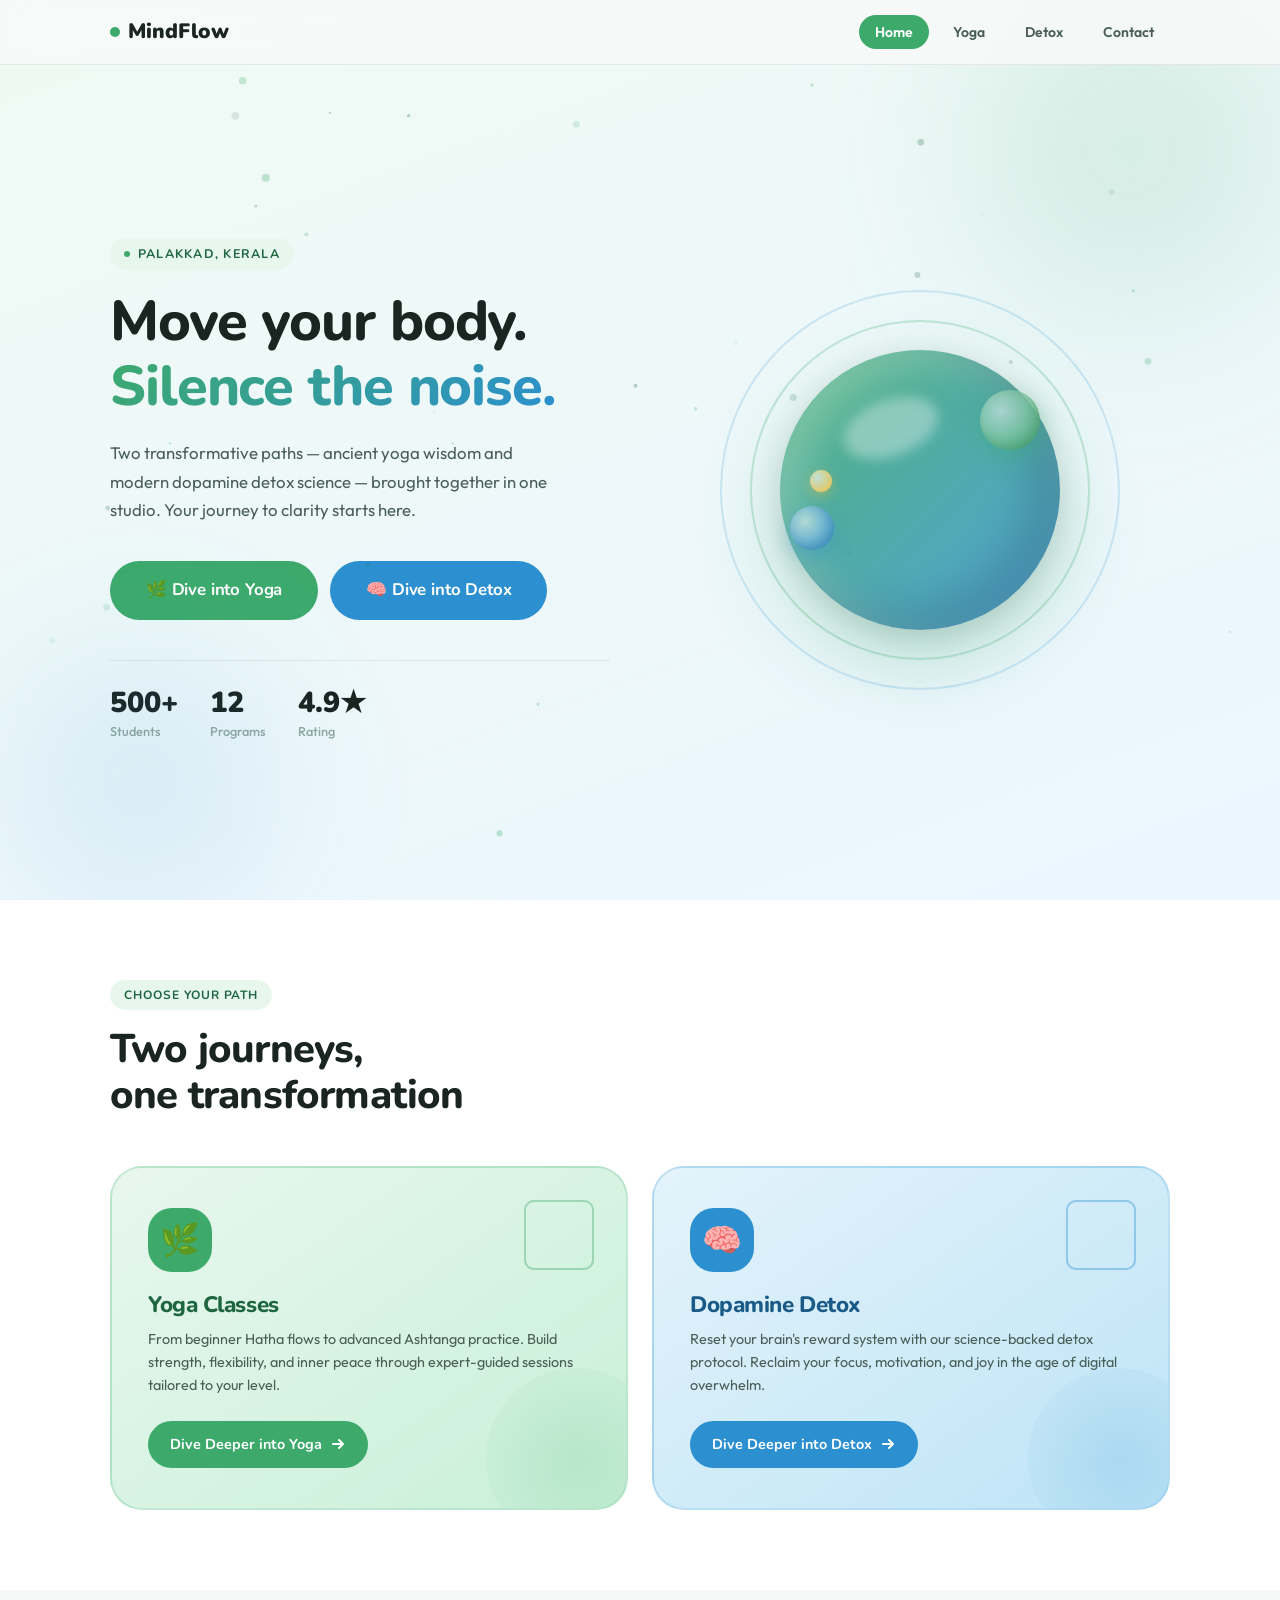
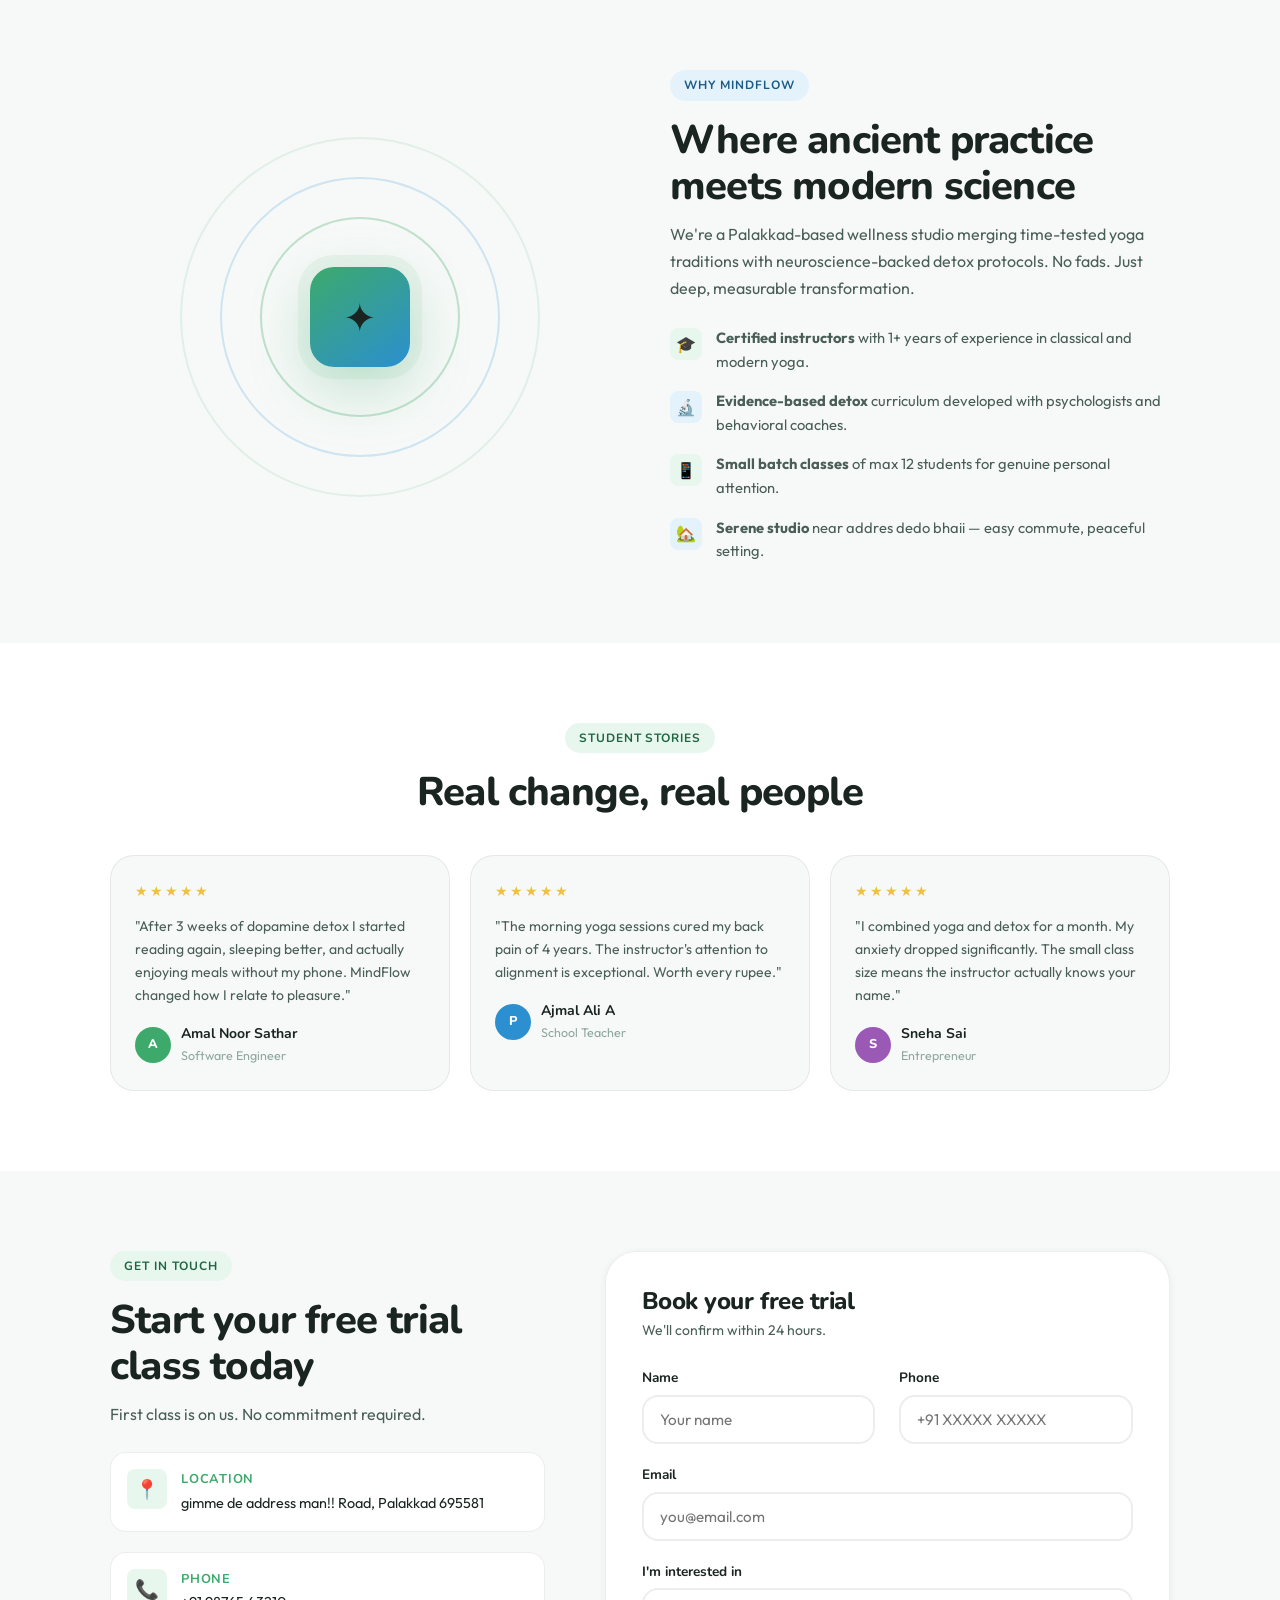
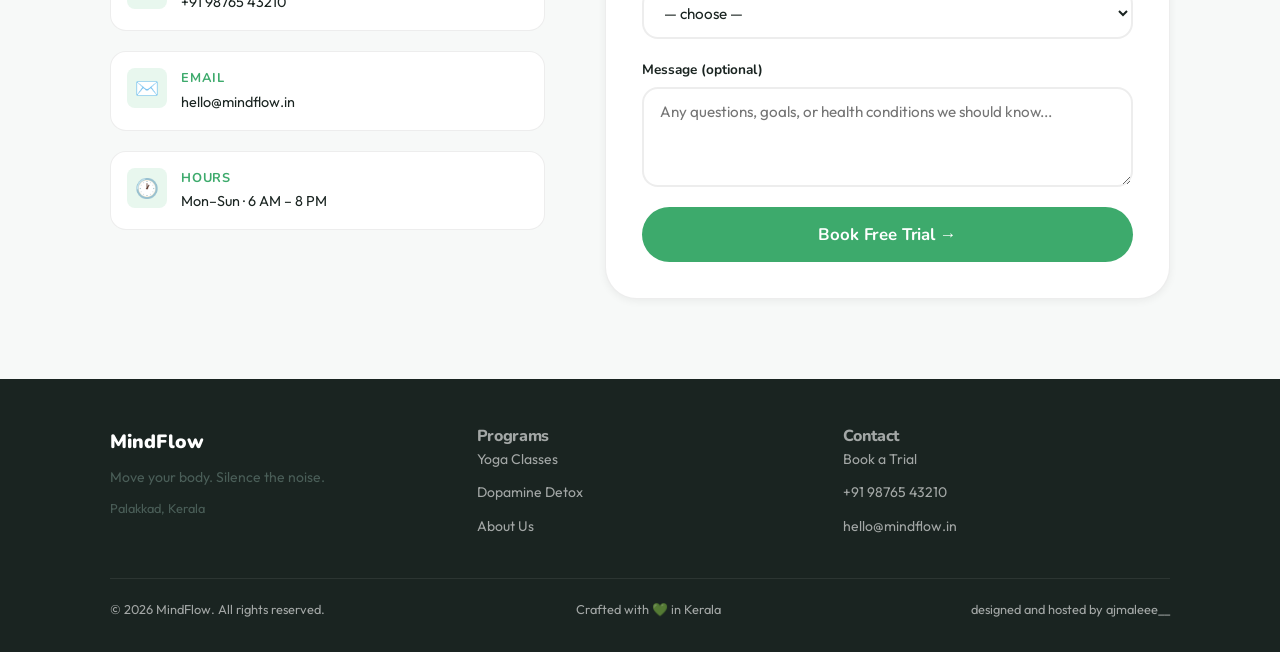
<file: index.html>
<!DOCTYPE html>
<html lang="en">
<head>
  <meta charset="UTF-8" />
  <meta name="viewport" content="width=device-width, initial-scale=1.0" />
  <title>MindFlow — Yoga & Dopamine Detox Classes in Palakkad</title>
  <meta name="description" content="Transform your mind and body with MindFlow's expert-led Yoga and Dopamine Detox programs. Classes in Palakkad, Kerala. Book your free trial today." />
  <meta name="keywords" content="yoga classes Palakkad, dopamine detox, mindfulness Kerala, yoga school, digital detox, mental wellness" />
  <meta name="robots" content="index, follow" />
  <link rel="canonical" href="https://mindflow.in/" />

  <!-- Open Graph -->
  <meta property="og:type" content="website" />
  <meta property="og:title" content="MindFlow — Yoga & Dopamine Detox Classes" />
  <meta property="og:description" content="Expert-led Yoga and Dopamine Detox programs. Transform your body, silence the noise." />
  <meta property="og:url" content="https://mindflow.in/" />
  <meta property="og:image" content="https://mindflow.in/og-home.jpg" />

  <!-- Structured Data -->
  <script type="application/ld+json">
  {
    "@context": "https://schema.org",
    "@type": "LocalBusiness",
    "name": "MindFlow",
    "description": "Yoga and Dopamine Detox classes in Palakkad, Kerala",
    "url": "https://mindflow.in",
    "telephone": "+91-98765-43210",
    "address": {
      "@type": "PostalAddress",
      "streetAddress": "shyanands house(gimme the adress man!!!)",
      "addressLocality": "Palakkad",
      "addressRegion": "Kerala",
      "postalCode": "695581",
      "addressCountry": "IN"
    },
    "openingHours": "Mo-Su 06:00-20:00",
    "priceRange": "₹₹",
    "sameAs": ["https://instagram.com/mindflow.in"]
  }
  </script>

  <link rel="stylesheet" href="styles.css" />

  <style>
    /* ── Home-specific tokens ───────────────────────────── */
    :root {
      --yoga-green:    #3DAA6C;
      --yoga-light:    #E8F7EE;
      --yoga-dark:     #1E6640;
      --detox-blue:    #2B8FD0;
      --detox-light:   #E4F3FB;
      --detox-dark:    #1A5A87;
    }

    /* ── Nav accents (home uses green) ─────────────────── */
    .nav__logo-dot { background: var(--yoga-green); }
    .nav__links a.active {
      background: var(--yoga-green);
      color: var(--white);
    }
    .nav__mobile a.active {
      background: var(--yoga-light);
      color: var(--yoga-dark);
    }

    /* ── Hero ────────────────────────────────────────────── */
    .hero {
      min-height: 100svh;
      display: flex;
      align-items: center;
      padding-top: 80px;
      background: linear-gradient(160deg, #F0FAF4 0%, #EBF6FF 100%);
      position: relative;
      overflow: hidden;
    }

    .hero__bg-blob {
      position: absolute;
      border-radius: 50%;
      filter: blur(60px);
      animation: morphBlob 8s ease-in-out infinite;
      pointer-events: none;
    }

    .hero__bg-blob--green {
      width: 500px; height: 500px;
      background: radial-gradient(circle, rgba(61,170,108,0.18) 0%, transparent 70%);
      top: -100px; right: -100px;
    }

    .hero__bg-blob--blue {
      width: 400px; height: 400px;
      background: radial-gradient(circle, rgba(43,143,208,0.14) 0%, transparent 70%);
      bottom: -80px; left: -60px;
      animation-delay: -4s;
    }

    .hero__inner {
      display: grid;
      grid-template-columns: 1fr 1fr;
      gap: 60px;
      align-items: center;
      padding: 60px 0;
    }

    .hero__eyebrow {
      display: inline-flex;
      align-items: center;
      gap: 8px;
      font-family: var(--font-display);
      font-size: 0.78rem;
      font-weight: 700;
      letter-spacing: 0.1em;
      text-transform: uppercase;
      color: var(--yoga-dark);
      background: var(--yoga-light);
      padding: 6px 14px;
      border-radius: var(--r-full);
      margin-bottom: 20px;
    }

    .hero__eyebrow span {
      width: 6px; height: 6px;
      border-radius: 50%;
      background: var(--yoga-green);
      animation: pulse 2s ease-in-out infinite;
    }

    .hero__title {
      margin-bottom: 20px;
    }

    .hero__title em {
      font-style: normal;
      background: linear-gradient(135deg, var(--yoga-green), var(--detox-blue));
      -webkit-background-clip: text;
      -webkit-text-fill-color: transparent;
      background-clip: text;
    }

    .hero__desc {
      font-size: 1.05rem;
      max-width: 440px;
      margin-bottom: 36px;
    }

    .hero__cta {
      display: flex;
      gap: 12px;
      flex-wrap: wrap;
    }

    .hero__stats {
      display: flex;
      gap: 32px;
      margin-top: 40px;
      padding-top: 28px;
      border-top: 1px solid var(--border);
    }

    .hero__stat-val {
      font-family: var(--font-display);
      font-size: 1.8rem;
      font-weight: 900;
      color: var(--text-dark);
      line-height: 1;
      margin-bottom: 4px;
    }

    .hero__stat-lbl {
      font-size: 0.8rem;
      color: var(--text-light);
      font-weight: 500;
    }

    /* ── 3D Hero Visual ──────────────────────────────────── */
    .hero__visual {
      position: relative;
      height: 480px;
      display: flex;
      align-items: center;
      justify-content: center;
    }

    .hero__sphere-wrap {
      position: relative;
      width: 280px;
      height: 280px;
    }

    .hero__sphere {
      width: 280px;
      height: 280px;
      border-radius: 50%;
      background: linear-gradient(135deg,
        rgba(61,170,108,0.9) 0%,
        rgba(43,143,208,0.8) 100%);
      box-shadow:
        inset -30px -20px 40px rgba(0,0,0,0.15),
        inset 20px 15px 40px rgba(255,255,255,0.25),
        0 30px 80px rgba(61,170,108,0.30),
        0 10px 30px rgba(0,0,0,0.12);
      animation: float 5s ease-in-out infinite;
      position: relative;
      overflow: hidden;
    }

    .hero__sphere::before {
      content: '';
      position: absolute;
      top: 18%;
      left: 22%;
      width: 35%;
      height: 20%;
      border-radius: 50%;
      background: rgba(255,255,255,0.35);
      filter: blur(6px);
      transform: rotate(-20deg);
    }

    /* Orbit rings */
    .orbit-ring {
      position: absolute;
      border-radius: 50%;
      border: 2px solid;
      top: 50%; left: 50%;
      transform-origin: center;
    }

    .orbit-ring--1 {
      width: 340px; height: 340px;
      margin: -170px 0 0 -170px;
      border-color: rgba(61,170,108,0.25);
      animation: orbitRing 8s linear infinite;
    }

    .orbit-ring--2 {
      width: 400px; height: 400px;
      margin: -200px 0 0 -200px;
      border-color: rgba(43,143,208,0.18);
      animation: orbitRing 12s linear infinite reverse;
    }

    /* Floating 3D orbs */
    .orb {
      position: absolute;
      border-radius: 50%;
      pointer-events: none;
    }

    .orb--yoga {
      width: 60px; height: 60px;
      background: radial-gradient(circle at 35% 35%,
        rgba(255,255,255,0.5),
        var(--yoga-green));
      box-shadow: 0 8px 24px rgba(61,170,108,0.4),
                  inset -4px -4px 10px rgba(0,0,0,0.1);
      top: 40px; right: 20px;
      animation: floatB 4s ease-in-out infinite;
    }

    .orb--detox {
      width: 44px; height: 44px;
      background: radial-gradient(circle at 35% 35%,
        rgba(255,255,255,0.5),
        var(--detox-blue));
      box-shadow: 0 8px 20px rgba(43,143,208,0.4),
                  inset -4px -4px 10px rgba(0,0,0,0.1);
      bottom: 80px; left: 10px;
      animation: floatB 5.5s ease-in-out infinite 1s;
    }

    .orb--sm {
      width: 22px; height: 22px;
      background: radial-gradient(circle at 35% 35%,
        rgba(255,255,255,0.6),
        #f0c040);
      box-shadow: 0 4px 12px rgba(240,192,64,0.4);
      top: 120px; left: 30px;
      animation: floatB 3.5s ease-in-out infinite 0.5s;
    }

    /* ── Path Cards (main nav cards) ─────────────────────── */
    .path-section { background: var(--white); }

    .path-cards {
      display: grid;
      grid-template-columns: 1fr 1fr;
      gap: 24px;
      margin-top: 48px;
    }

    .path-card {
      border-radius: var(--r-xl);
      padding: 40px 36px;
      position: relative;
      overflow: hidden;
      cursor: pointer;
      transition: transform 0.3s var(--ease), box-shadow 0.3s;
      text-decoration: none;
      display: block;
    }

    .path-card:hover { transform: translateY(-6px) scale(1.01); }

    .path-card--yoga {
      background: linear-gradient(145deg, var(--yoga-light) 0%, #c8f0d8 100%);
      border: 2px solid rgba(61,170,108,0.2);
    }

    .path-card--detox {
      background: linear-gradient(145deg, var(--detox-light) 0%, #bde4f6 100%);
      border: 2px solid rgba(43,143,208,0.2);
    }

    .path-card:hover { box-shadow: var(--shadow-lg); }

    .path-card__icon {
      width: 64px; height: 64px;
      border-radius: var(--r-lg);
      display: flex;
      align-items: center;
      justify-content: center;
      font-size: 2rem;
      margin-bottom: 20px;
      position: relative;
      z-index: 1;
    }

    .path-card--yoga .path-card__icon { background: var(--yoga-green); }
    .path-card--detox .path-card__icon { background: var(--detox-blue); }

    .path-card__title {
      font-size: 1.4rem;
      margin-bottom: 10px;
      position: relative;
      z-index: 1;
    }

    .path-card--yoga .path-card__title { color: var(--yoga-dark); }
    .path-card--detox .path-card__title { color: var(--detox-dark); }

    .path-card__desc {
      font-size: 0.9rem;
      line-height: 1.6;
      margin-bottom: 24px;
      position: relative;
      z-index: 1;
    }

    .path-card__btn {
      display: inline-flex;
      align-items: center;
      gap: 8px;
      font-family: var(--font-display);
      font-weight: 700;
      font-size: 0.9rem;
      padding: 12px 22px;
      border-radius: var(--r-full);
      border: none;
      cursor: pointer;
      transition: transform 0.2s var(--ease), box-shadow 0.2s;
      position: relative;
      z-index: 1;
    }

    .path-card--yoga .path-card__btn {
      background: var(--yoga-green);
      color: var(--white);
    }

    .path-card--detox .path-card__btn {
      background: var(--detox-blue);
      color: var(--white);
    }

    .path-card__btn:hover { transform: translateX(4px); }

    /* 3D decorative shape on card */
    .path-card__bg-shape {
      position: absolute;
      border-radius: 50%;
      pointer-events: none;
    }

    .path-card--yoga .path-card__bg-shape {
      width: 180px; height: 180px;
      background: radial-gradient(circle, rgba(61,170,108,0.15), transparent);
      right: -40px; bottom: -40px;
    }

    .path-card--detox .path-card__bg-shape {
      width: 180px; height: 180px;
      background: radial-gradient(circle, rgba(43,143,208,0.15), transparent);
      right: -40px; bottom: -40px;
    }

    /* 3D floating cube on cards */
    .path-card__cube {
      position: absolute;
      right: 32px;
      top: 32px;
      width: 70px;
      height: 70px;
      transform-style: preserve-3d;
      animation: spin3d 10s linear infinite;
      opacity: 0.5;
    }

    .cube-face {
      position: absolute;
      width: 70px; height: 70px;
      border: 2px solid;
      border-radius: 10px;
    }

    .path-card--yoga .cube-face { border-color: rgba(61,170,108,0.5); }
    .path-card--detox .cube-face { border-color: rgba(43,143,208,0.5); }

    .cube-face--front  { transform: translateZ(35px); }
    .cube-face--back   { transform: rotateY(180deg) translateZ(35px); }
    .cube-face--left   { transform: rotateY(-90deg) translateZ(35px); }
    .cube-face--right  { transform: rotateY(90deg) translateZ(35px); }
    .cube-face--top    { transform: rotateX(90deg) translateZ(35px); }
    .cube-face--bottom { transform: rotateX(-90deg) translateZ(35px); }

    /* ── Details (About) Section ─────────────────────────── */
    .about-section {
      background: var(--off-white);
    }

    .about-grid {
      display: grid;
      grid-template-columns: 1fr 1fr;
      gap: 60px;
      align-items: center;
    }

    .about__visual {
      position: relative;
      height: 380px;
    }

    /* 3D pyramid-ish element */
    .pyramid-wrap {
      position: relative;
      width: 100%;
      height: 100%;
      display: flex;
      align-items: center;
      justify-content: center;
    }

    .tri-ring {
      position: absolute;
      border-radius: 50%;
      border: 2px solid;
      animation: orbitRing linear infinite;
    }

    .tri-ring--1 {
      width: 200px; height: 200px;
      border-color: rgba(61,170,108,0.3);
      animation-duration: 6s;
    }

    .tri-ring--2 {
      width: 280px; height: 280px;
      border-color: rgba(43,143,208,0.2);
      animation-duration: 9s;
      animation-direction: reverse;
    }

    .tri-ring--3 {
      width: 360px; height: 360px;
      border-color: rgba(61,170,108,0.12);
      animation-duration: 13s;
    }

    .pyramid-core {
      width: 100px; height: 100px;
      border-radius: 24px;
      background: linear-gradient(145deg, var(--yoga-green), var(--detox-blue));
      box-shadow: 0 20px 60px rgba(61,170,108,0.3), 0 0 0 12px rgba(61,170,108,0.08);
      display: flex;
      align-items: center;
      justify-content: center;
      font-size: 2.5rem;
      animation: float 4s ease-in-out infinite;
      z-index: 2;
      position: relative;
    }

    .about__list {
      list-style: none;
      display: flex;
      flex-direction: column;
      gap: 16px;
      margin-top: 24px;
    }

    .about__list li {
      display: flex;
      align-items: flex-start;
      gap: 14px;
      font-size: 0.92rem;
      color: var(--text-mid);
    }

    .about__list-icon {
      width: 32px; height: 32px;
      border-radius: var(--r-sm);
      display: flex;
      align-items: center;
      justify-content: center;
      font-size: 1rem;
      flex-shrink: 0;
      margin-top: 2px;
    }

    /* ── Testimonials ───────────────────────────────────── */
    .testi-section { background: var(--white); }

    .testi-grid {
      display: grid;
      grid-template-columns: repeat(3, 1fr);
      gap: 20px;
      margin-top: 40px;
    }

    .testi-card {
      padding: 24px;
      border-radius: var(--r-lg);
      background: var(--off-white);
      border: 1px solid var(--border);
      transition: transform 0.3s var(--ease), box-shadow 0.3s;
    }

    .testi-card:hover { transform: translateY(-4px); box-shadow: var(--shadow-md); }

    .testi-stars {
      color: #f0c040;
      font-size: 0.9rem;
      margin-bottom: 12px;
      letter-spacing: 2px;
    }

    .testi-text {
      font-size: 0.875rem;
      line-height: 1.65;
      color: var(--text-mid);
      margin-bottom: 16px;
    }

    .testi-author {
      display: flex;
      align-items: center;
      gap: 10px;
    }

    .testi-avatar {
      width: 36px; height: 36px;
      border-radius: 50%;
      display: flex;
      align-items: center;
      justify-content: center;
      font-family: var(--font-display);
      font-weight: 800;
      font-size: 0.8rem;
      color: var(--white);
      flex-shrink: 0;
    }

    .testi-name {
      font-family: var(--font-display);
      font-size: 0.875rem;
      font-weight: 700;
      color: var(--text-dark);
    }

    .testi-role {
      font-size: 0.78rem;
      color: var(--text-light);
    }

    /* ── Contact Section ─────────────────────────────────── */
    .contact-section { background: var(--off-white); }

    .contact-inner {
      display: grid;
      grid-template-columns: 1fr 1.3fr;
      gap: 60px;
      align-items: start;
    }

    .contact-info {
      display: flex;
      flex-direction: column;
      gap: 20px;
      margin-top: 24px;
    }

    .contact-item {
      display: flex;
      align-items: flex-start;
      gap: 14px;
      padding: 16px;
      background: var(--white);
      border-radius: var(--r-md);
      border: 1px solid var(--border);
    }

    .contact-item__icon {
      width: 40px; height: 40px;
      border-radius: var(--r-sm);
      background: var(--yoga-light);
      display: flex;
      align-items: center;
      justify-content: center;
      font-size: 1.2rem;
      flex-shrink: 0;
    }

    .contact-item__label {
      font-family: var(--font-display);
      font-size: 0.8rem;
      font-weight: 700;
      text-transform: uppercase;
      letter-spacing: 0.06em;
      color: var(--yoga-green);
      margin-bottom: 2px;
    }

    .contact-item__value {
      font-size: 0.9rem;
      color: var(--text-dark);
    }

    .contact-form-wrap {
      background: var(--white);
      border-radius: var(--r-xl);
      padding: 36px;
      box-shadow: var(--shadow-sm);
      border: 1px solid var(--border);
    }

    .contact-form-wrap .btn {
      width: 100%;
      background: var(--yoga-green);
      color: var(--white);
    }

    .contact-form-wrap .btn:focus-visible { outline: 3px solid var(--yoga-green); outline-offset: 2px; }

    /* success message */
    .form-success {
      display: none;
      text-align: center;
      padding: 24px;
      color: var(--yoga-dark);
      font-family: var(--font-display);
      font-weight: 700;
    }

    /* ── Responsive ──────────────────────────────────────── */
    @media (max-width: 768px) {
      .hero__inner { grid-template-columns: 1fr; gap: 40px; }
      .hero__visual { height: 300px; order: -1; }
      .hero__sphere-wrap { width: 200px; height: 200px; }
      .hero__sphere { width: 200px; height: 200px; }
      .orbit-ring--1 { width: 240px; height: 240px; margin: -120px 0 0 -120px; }
      .orbit-ring--2 { width: 290px; height: 290px; margin: -145px 0 0 -145px; }
      .path-cards { grid-template-columns: 1fr; }
      .about-grid { grid-template-columns: 1fr; }
      .about__visual { height: 260px; }
      .testi-grid { grid-template-columns: 1fr 1fr; }
      .contact-inner { grid-template-columns: 1fr; }
      .hero__stats { gap: 20px; }
    }

    @media (max-width: 480px) {
      .testi-grid { grid-template-columns: 1fr; }
    }
  </style>
</head>
<body>

<!-- ══ NAV ══════════════════════════════════════════════ -->
<nav class="nav" id="nav" aria-label="Main navigation">
  <div class="container">
    <div class="nav__inner">
      <a href="index.html" class="nav__logo" aria-label="MindFlow Home">
        <span class="nav__logo-dot" aria-hidden="true"></span>
        MindFlow
      </a>
      <ul class="nav__links" role="list">
        <li><a href="index.html" class="active" aria-current="page">Home</a></li>
        <li><a href="yoga.html">Yoga</a></li>
        <li><a href="dopamine-detox.html">Detox</a></li>
        <li><a href="#contact">Contact</a></li>
      </ul>
      <button class="nav__menu-btn" id="menuBtn" aria-label="Toggle menu" aria-expanded="false">
        <svg width="22" height="22" viewBox="0 0 22 22" fill="none" aria-hidden="true">
          <rect y="4"  width="22" height="2.5" rx="1.25" fill="#4A5E58"/>
          <rect y="10" width="22" height="2.5" rx="1.25" fill="#4A5E58"/>
          <rect y="16" width="22" height="2.5" rx="1.25" fill="#4A5E58"/>
        </svg>
      </button>
    </div>
    <div class="nav__mobile" id="mobileMenu" role="navigation">
      <a href="index.html" class="active">Home</a>
      <a href="yoga.html">Yoga Classes</a>
      <a href="dopamine-detox.html">Dopamine Detox</a>
      <a href="#contact">Contact</a>
    </div>
  </div>
</nav>

<!-- ══ HERO ══════════════════════════════════════════════ -->
<section class="hero" aria-labelledby="hero-heading">
  <div class="hero__bg-blob hero__bg-blob--green" aria-hidden="true"></div>
  <div class="hero__bg-blob hero__bg-blob--blue" aria-hidden="true"></div>

  <div class="container">
    <div class="hero__inner">

      <!-- Text -->
      <div>
        <div class="hero__eyebrow">
          <span aria-hidden="true"></span>
         Palakkad, Kerala
        </div>
        <h1 class="hero__title" id="hero-heading">
          Move your body.<br>
          <em>Silence the noise.</em>
        </h1>
        <p class="hero__desc">
          Two transformative paths — ancient yoga wisdom and modern
          dopamine detox science — brought together in one studio.
          Your journey to clarity starts here.
        </p>
        <div class="hero__cta">
          <a href="yoga.html" class="btn btn--lg" style="background:var(--yoga-green);color:#fff;" aria-label="Explore Yoga Classes">
            🌿 Dive into Yoga
          </a>
          <a href="dopamine-detox.html" class="btn btn--lg" style="background:var(--detox-blue);color:#fff;" aria-label="Explore Dopamine Detox">
            🧠 Dive into Detox
          </a>
        </div>
        <div class="hero__stats" role="list">
          <div role="listitem">
            <div class="hero__stat-val">500+</div>
            <div class="hero__stat-lbl">Students</div>
          </div>
          <div role="listitem">
            <div class="hero__stat-val">12</div>
            <div class="hero__stat-lbl">Programs</div>
          </div>
          <div role="listitem">
            <div class="hero__stat-val">4.9★</div>
            <div class="hero__stat-lbl">Rating</div>
          </div>
        </div>
      </div>

      <!-- 3D Visual -->
      <div class="hero__visual" aria-hidden="true">
        <div class="hero__sphere-wrap scene-3d">
          <div class="orbit-ring orbit-ring--1"></div>
          <div class="orbit-ring orbit-ring--2"></div>
          <div class="hero__sphere"></div>
          <div class="orb orb--yoga"></div>
          <div class="orb orb--detox"></div>
          <div class="orb orb--sm"></div>
        </div>
      </div>

    </div>
  </div>
</section>

<!-- ══ PATH CARDS ════════════════════════════════════════ -->
<section class="section path-section" aria-labelledby="paths-heading">
  <div class="container">
    <div class="reveal">
      <p class="pill" style="background:var(--yoga-light);color:var(--yoga-dark);">Choose Your Path</p>
      <h2 id="paths-heading">Two journeys,<br>one transformation</h2>
    </div>

    <div class="path-cards reveal-group">

      <!-- Yoga Card -->
      <a href="yoga.html" class="path-card path-card--yoga tilt-card" aria-label="Go to Yoga Classes page">
        <div class="path-card__icon" aria-hidden="true">🌿</div>
        <div class="path-card__cube" aria-hidden="true">
          <div class="cube-face cube-face--front"></div>
          <div class="cube-face cube-face--back"></div>
          <div class="cube-face cube-face--left"></div>
          <div class="cube-face cube-face--right"></div>
          <div class="cube-face cube-face--top"></div>
          <div class="cube-face cube-face--bottom"></div>
        </div>
        <h3 class="path-card__title">Yoga Classes</h3>
        <p class="path-card__desc">
          From beginner Hatha flows to advanced Ashtanga practice.
          Build strength, flexibility, and inner peace through
          expert-guided sessions tailored to your level.
        </p>
        <div class="path-card__btn" role="presentation">
          Dive Deeper into Yoga
          <svg width="16" height="16" viewBox="0 0 16 16" fill="none" aria-hidden="true">
            <path d="M3 8h10M9 4l4 4-4 4" stroke="currentColor" stroke-width="2" stroke-linecap="round" stroke-linejoin="round"/>
          </svg>
        </div>
        <div class="path-card__bg-shape" aria-hidden="true"></div>
      </a>

      <!-- Detox Card -->
      <a href="dopamine-detox.html" class="path-card path-card--detox tilt-card" aria-label="Go to Dopamine Detox page">
        <div class="path-card__icon" aria-hidden="true">🧠</div>
        <div class="path-card__cube" aria-hidden="true">
          <div class="cube-face cube-face--front"></div>
          <div class="cube-face cube-face--back"></div>
          <div class="cube-face cube-face--left"></div>
          <div class="cube-face cube-face--right"></div>
          <div class="cube-face cube-face--top"></div>
          <div class="cube-face cube-face--bottom"></div>
        </div>
        <h3 class="path-card__title">Dopamine Detox</h3>
        <p class="path-card__desc">
          Reset your brain's reward system with our science-backed
          detox protocol. Reclaim your focus, motivation, and joy
          in the age of digital overwhelm.
        </p>
        <div class="path-card__btn" role="presentation">
          Dive Deeper into Detox
          <svg width="16" height="16" viewBox="0 0 16 16" fill="none" aria-hidden="true">
            <path d="M3 8h10M9 4l4 4-4 4" stroke="currentColor" stroke-width="2" stroke-linecap="round" stroke-linejoin="round"/>
          </svg>
        </div>
        <div class="path-card__bg-shape" aria-hidden="true"></div>
      </a>

    </div>
  </div>
</section>

<!-- ══ ABOUT / DETAILS ════════════════════════════════════ -->
<section class="section about-section" id="about" aria-labelledby="about-heading">
  <div class="container">
    <div class="about-grid">

      <div class="reveal">
        <div class="about__visual">
          <div class="pyramid-wrap scene-3d" aria-hidden="true">
            <div class="tri-ring tri-ring--1"></div>
            <div class="tri-ring tri-ring--2"></div>
            <div class="tri-ring tri-ring--3"></div>
            <div class="pyramid-core">✦</div>
          </div>
        </div>
      </div>

      <div class="reveal">
        <p class="pill" style="background:var(--detox-light);color:var(--detox-dark);">Why MindFlow</p>
        <h2 id="about-heading">Where ancient practice meets modern science</h2>
        <p style="margin-top:12px;">
          We're a Palakkad-based wellness studio merging time-tested
          yoga traditions with neuroscience-backed detox protocols. No fads.
          Just deep, measurable transformation.
        </p>
        <ul class="about__list" role="list">
          <li>
            <div class="about__list-icon" style="background:var(--yoga-light);">🎓</div>
            <div><strong>Certified instructors</strong> with 1+ years of experience in classical and modern yoga.</div>
          </li>
          <li>
            <div class="about__list-icon" style="background:var(--detox-light);">🔬</div>
            <div><strong>Evidence-based detox</strong> curriculum developed with psychologists and behavioral coaches.</div>
          </li>
          <li>
            <div class="about__list-icon" style="background:var(--yoga-light);">📱</div>
            <div><strong>Small batch classes</strong> of max 12 students for genuine personal attention.</div>
          </li>
          <li>
            <div class="about__list-icon" style="background:var(--detox-light);">🏡</div>
            <div><strong>Serene studio</strong> near addres dedo bhaii — easy commute, peaceful setting.</div>
          </li>
        </ul>
      </div>

    </div>
  </div>
</section>

<!-- ══ TESTIMONIALS ══════════════════════════════════════ -->
<section class="section testi-section" aria-labelledby="testi-heading">
  <div class="container">
    <div class="reveal" style="text-align:center;max-width:500px;margin:0 auto;">
      <p class="pill" style="background:var(--yoga-light);color:var(--yoga-dark);">Student Stories</p>
      <h2 id="testi-heading">Real change, real people</h2>
    </div>

    <div class="testi-grid reveal-group">

      <div class="testi-card">
        <div class="testi-stars" aria-label="5 out of 5 stars">★★★★★</div>
        <p class="testi-text">"After 3 weeks of dopamine detox I started reading again, sleeping better, and actually enjoying meals without my phone. MindFlow changed how I relate to pleasure."</p>
        <div class="testi-author">
          <div class="testi-avatar" style="background:var(--yoga-green);" aria-hidden="true">A</div>
          <div>
            <div class="testi-name"> Amal Noor Sathar</div>
            <div class="testi-role">Software Engineer</div>
          </div>
        </div>
      </div>

      <div class="testi-card">
        <div class="testi-stars" aria-label="5 out of 5 stars">★★★★★</div>
        <p class="testi-text">"The morning yoga sessions cured my back pain of 4 years. The instructor's attention to alignment is exceptional. Worth every rupee."</p>
        <div class="testi-author">
          <div class="testi-avatar" style="background:var(--detox-blue);" aria-hidden="true">P</div>
          <div>
            <div class="testi-name"> Ajmal Ali A</div>
            <div class="testi-role">School Teacher</div>
          </div>
        </div>
      </div>

      <div class="testi-card">
        <div class="testi-stars" aria-label="5 out of 5 stars">★★★★★</div>
        <p class="testi-text">"I combined yoga and detox for a month. My anxiety dropped significantly. The small class size means the instructor actually knows your name."</p>
        <div class="testi-author">
          <div class="testi-avatar" style="background:#9B59B6;" aria-hidden="true">S</div>
          <div>
            <div class="testi-name">Sneha Sai</div>
            <div class="testi-role">Entrepreneur</div>
          </div>
        </div>
      </div>

    </div>
  </div>
</section>

<!-- ══ CONTACT ════════════════════════════════════════════ -->
<section class="section contact-section" id="contact" aria-labelledby="contact-heading">
  <div class="container">
    <div class="contact-inner">

      <div class="reveal">
        <p class="pill" style="background:var(--yoga-light);color:var(--yoga-dark);">Get in Touch</p>
        <h2 id="contact-heading">Start your free trial class today</h2>
        <p style="margin-top:12px;">First class is on us. No commitment required.</p>
        <div class="contact-info" role="list">
          <div class="contact-item" role="listitem">
            <div class="contact-item__icon" aria-hidden="true">📍</div>
            <div>
              <div class="contact-item__label">Location</div>
              <div class="contact-item__value">gimme de address man!! Road, Palakkad 695581</div>
            </div>
          </div>
          <div class="contact-item" role="listitem">
            <div class="contact-item__icon" aria-hidden="true">📞</div>
            <div>
              <div class="contact-item__label">Phone</div>
              <div class="contact-item__value"><a href="tel:+919876543210">+91 98765 43210</a></div>
            </div>
          </div>
          <div class="contact-item" role="listitem">
            <div class="contact-item__icon" aria-hidden="true">✉️</div>
            <div>
              <div class="contact-item__label">Email</div>
              <div class="contact-item__value"><a href="mailto:hello@mindflow.in">hello@mindflow.in</a></div>
            </div>
          </div>
          <div class="contact-item" role="listitem">
            <div class="contact-item__icon" aria-hidden="true">🕐</div>
            <div>
              <div class="contact-item__label">Hours</div>
              <div class="contact-item__value">Mon–Sun · 6 AM – 8 PM</div>
            </div>
          </div>
        </div>
      </div>

      <div class="contact-form-wrap reveal">
        <h3 style="margin-bottom:4px;">Book your free trial</h3>
        <p style="font-size:0.875rem;margin-bottom:24px;">We'll confirm within 24 hours.</p>

        <form id="contactForm" novalidate aria-label="Contact form">
          <div class="grid-2">
            <div class="form-group">
              <label for="name">Name</label>
              <input type="text" id="name" name="name" placeholder="Your name" required autocomplete="name" />
            </div>
            <div class="form-group">
              <label for="phone">Phone</label>
              <input type="tel" id="phone" name="phone" placeholder="+91 XXXXX XXXXX" autocomplete="tel" />
            </div>
          </div>
          <div class="form-group">
            <label for="email">Email</label>
            <input type="email" id="email" name="email" placeholder="you@email.com" required autocomplete="email" />
          </div>
          <div class="form-group">
            <label for="interest">I'm interested in</label>
            <select id="interest" name="interest">
              <option value="">— choose —</option>
              <option value="yoga">Yoga Classes</option>
              <option value="detox">Dopamine Detox</option>
              <option value="both">Both Programs</option>
            </select>
          </div>
          <div class="form-group">
            <label for="message">Message (optional)</label>
            <textarea id="message" name="message" placeholder="Any questions, goals, or health conditions we should know..."></textarea>
          </div>
          <button type="submit" class="btn btn--lg">Book Free Trial →</button>
        </form>
        <div class="form-success" id="formSuccess" role="status" aria-live="polite">
          🎉 Booked! We'll reach out within 24 hours.
        </div>
      </div>

    </div>
  </div>
</section>

<!-- ══ FOOTER ════════════════════════════════════════════ -->
<footer class="footer" aria-labelledby="footer-heading">
  <div class="container">
    <div class="footer__inner">
      <div>
        <div class="footer__brand" id="footer-heading">MindFlow</div>
        <p class="footer__tagline">Move your body. Silence the noise.</p>
        <p style="font-size:0.8rem;margin-top:8px;">Palakkad, Kerala</p>
      </div>
      <nav aria-label="Footer Programs">
        <h4>Programs</h4>
        <ul class="footer__links" role="list">
          <li><a href="yoga.html">Yoga Classes</a></li>
          <li><a href="dopamine-detox.html">Dopamine Detox</a></li>
          <li><a href="index.html#about">About Us</a></li>
        </ul>
      </nav>
      <nav aria-label="Footer Contact">
        <h4>Contact</h4>
        <ul class="footer__links" role="list">
          <li><a href="index.html#contact">Book a Trial</a></li>
          <li><a href="tel:+919876543210">+91 98765 43210</a></li>
          <li><a href="mailto:hello@mindflow.in">hello@mindflow.in</a></li>
        </ul>
      </nav>
    </div>
    <div class="footer__bottom">
      <span>© 2026 MindFlow. All rights reserved.</span>
      <span>Crafted with 💚 in Kerala</span>
      <span>designed and hosted by ajmaleee__</span>
    </div>
  </div>
</footer>

<script src="main.js"></script>
</body>
</html>
</file>
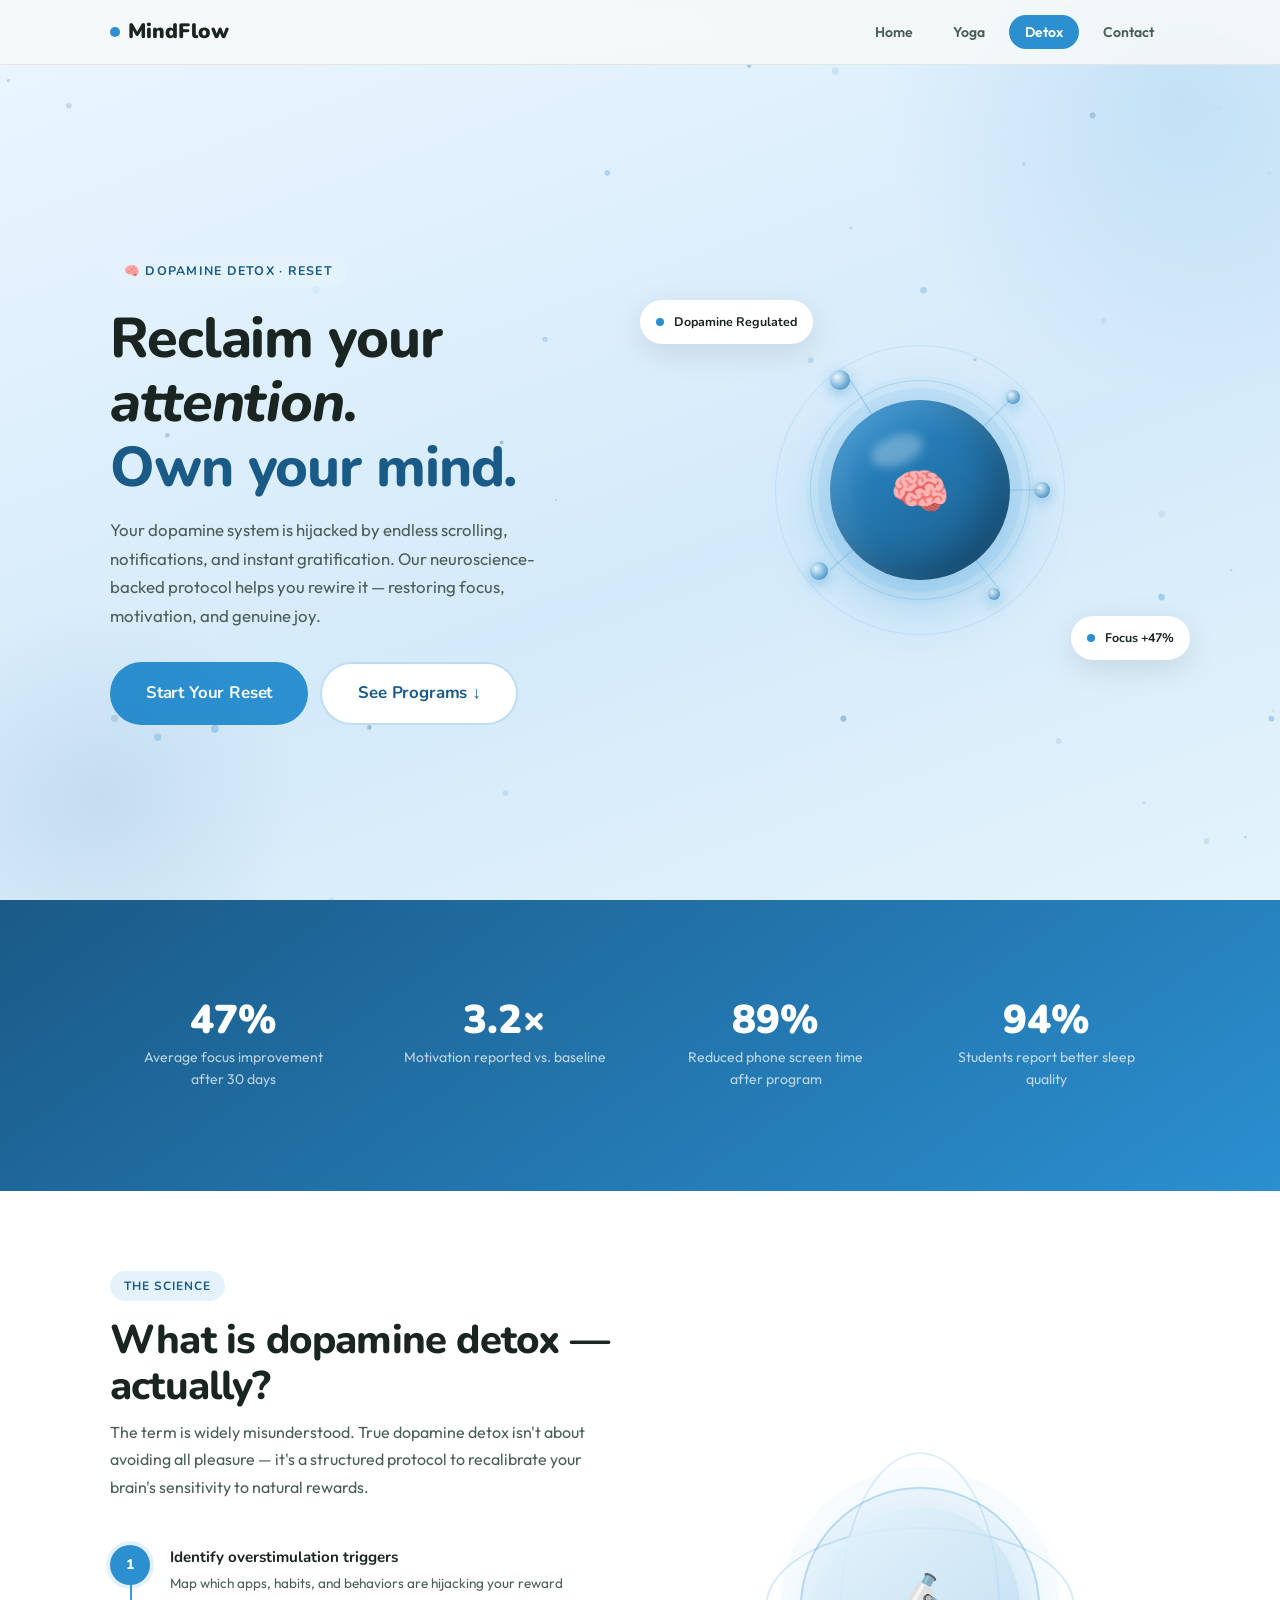
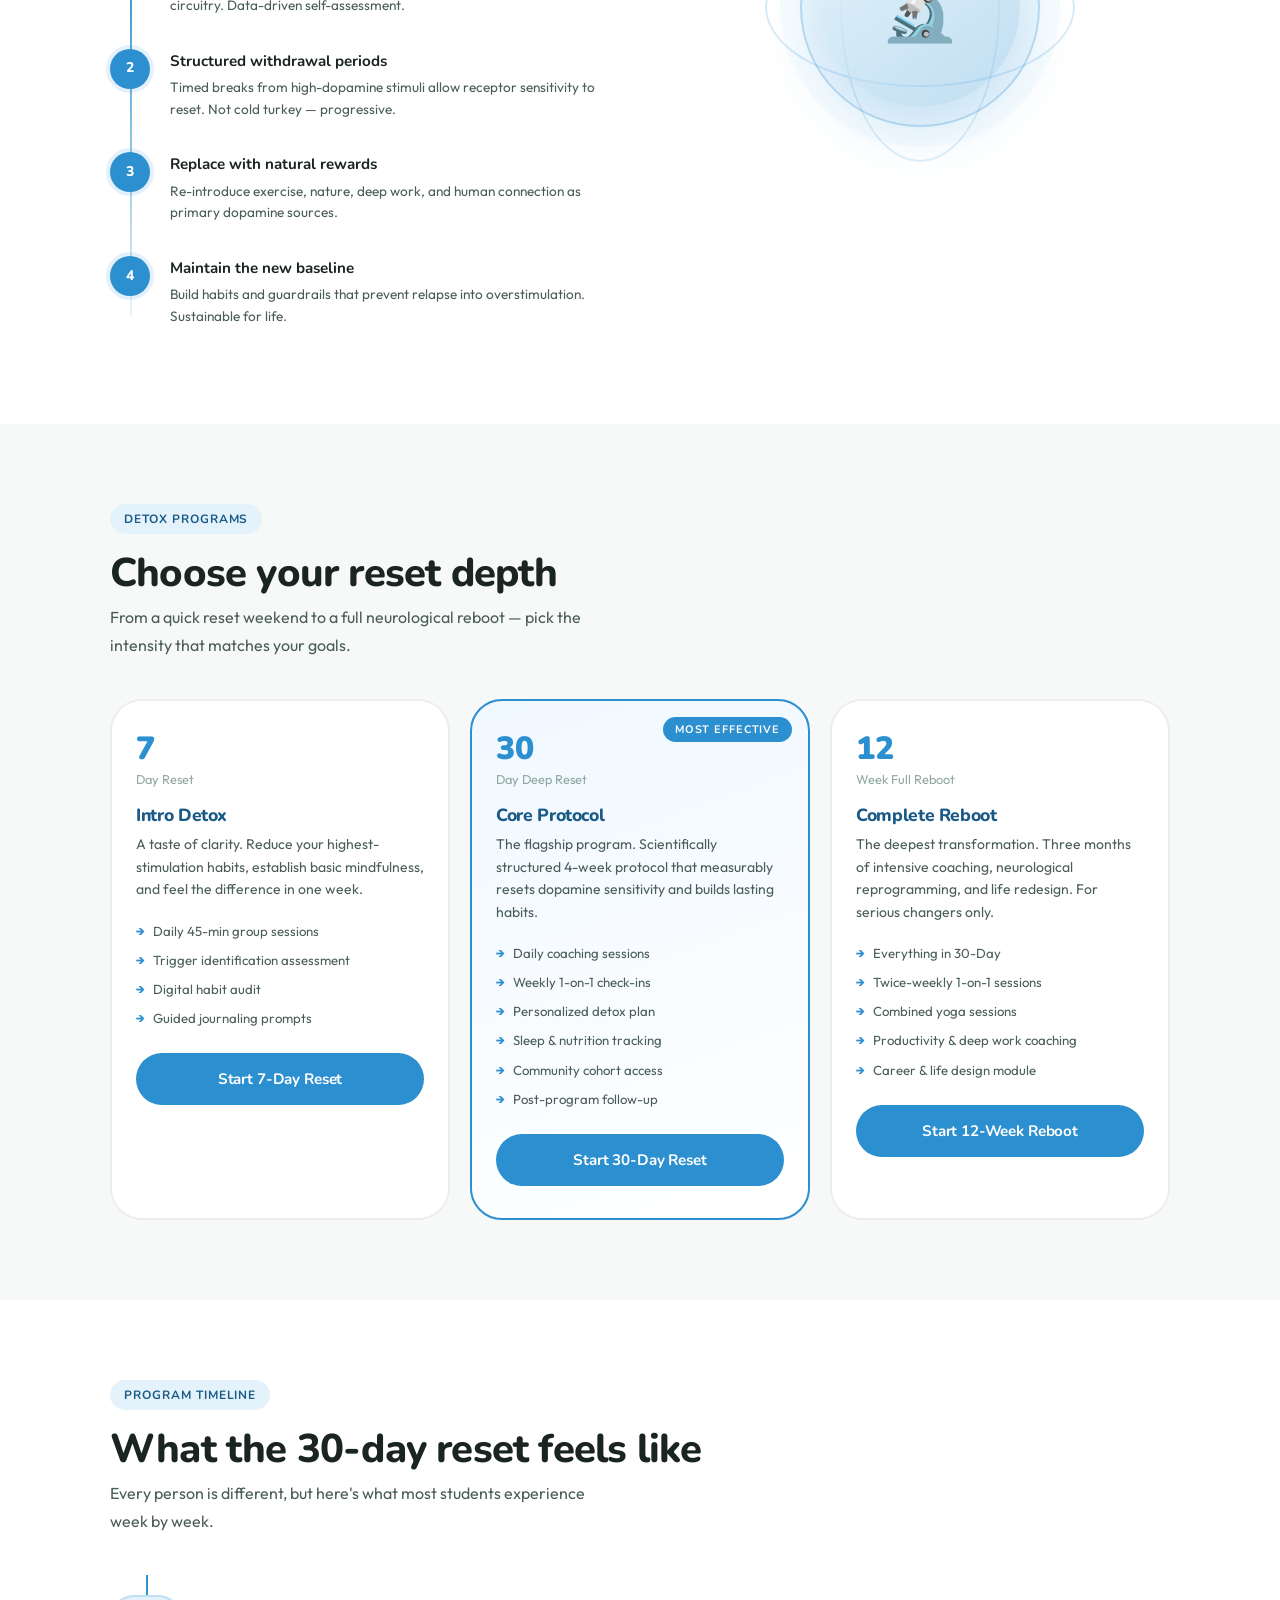
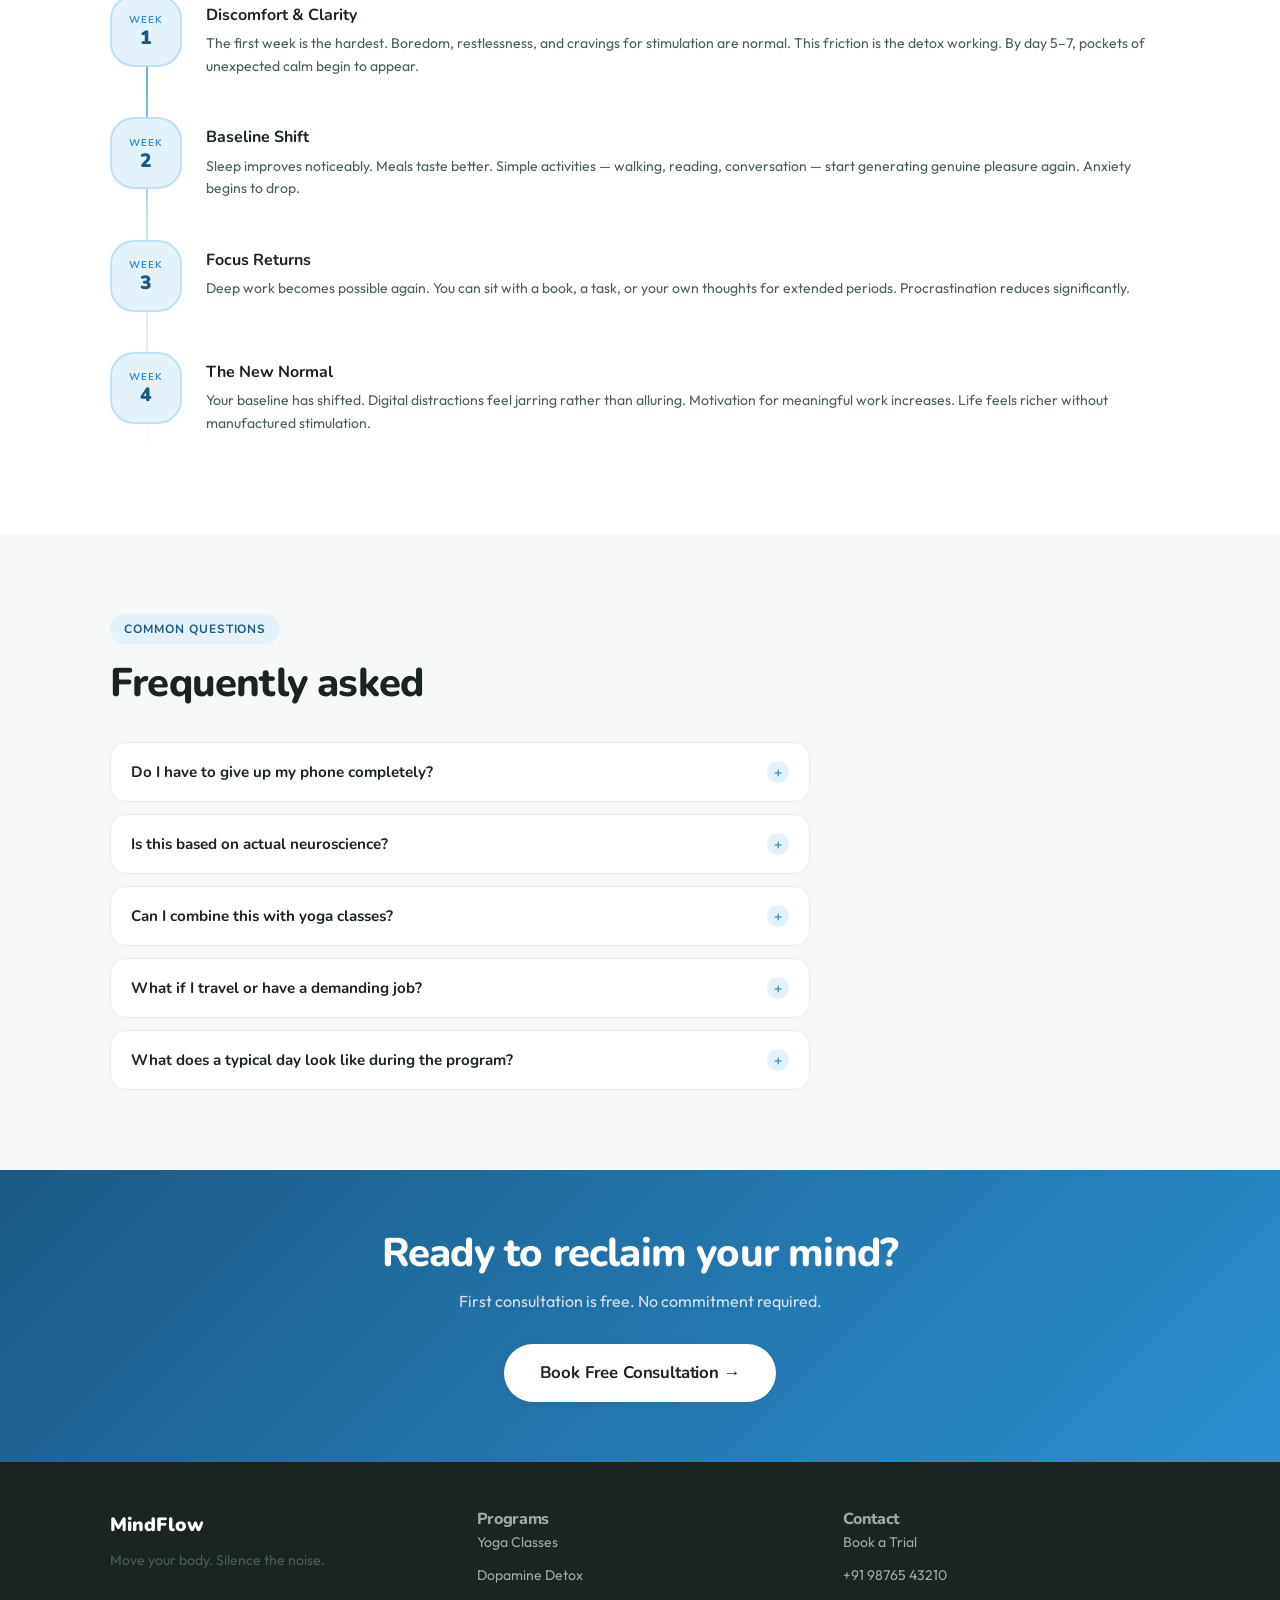
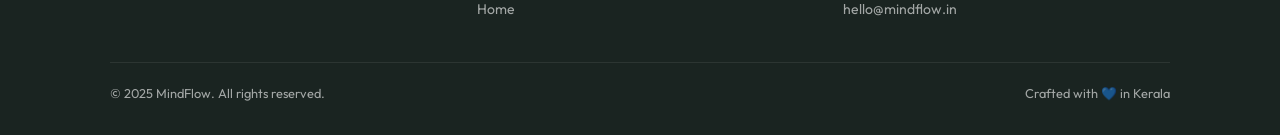
<file: dopamine-detox.html>
<!DOCTYPE html>
<html lang="en">
<head>
  <meta charset="UTF-8" />
  <meta name="viewport" content="width=device-width, initial-scale=1.0" />
  <title>Dopamine Detox Classes Palakkad — MindFlow Reset Program</title>
  <meta name="description" content="Science-backed dopamine detox program in Palakkad Reset your brain's reward system, reclaim focus and motivation. Small group coaching with certified behavioral therapists." />
  <meta name="keywords" content="dopamine detox Palakkad, digital detox Kerala, dopamine reset, screen addiction, focus coaching, behavioral wellness, mental clarity" />
  <meta name="robots" content="index, follow" />
  <link rel="canonical" href="https://mindflow.in/dopamine-detox.html" />

  <meta property="og:type" content="website" />
  <meta property="og:title" content="Dopamine Detox — MindFlow Reset Program" />
  <meta property="og:description" content="Reset your brain's reward system. Science-backed dopamine detox in Palakkad, Kerala." />
  <meta property="og:url" content="https://mindflow.in/dopamine-detox.html" />

  <script type="application/ld+json">
  {
    "@context": "https://schema.org",
    "@type": "Course",
    "name": "Dopamine Detox Program at MindFlow",
    "description": "Science-backed program to reset the brain's dopamine reward system, improve focus, motivation, and reduce digital addiction.",
    "provider": {
      "@type": "Organization",
      "name": "MindFlow",
      "url": "https://mindflow.in"
    },
    "courseMode": "Onsite",
    "numberOfCredits": "12-week program",
    "hasCourseInstance": [
      { "@type": "CourseInstance", "name": "7-Day Intro Reset", "courseMode": "Onsite" },
      { "@type": "CourseInstance", "name": "30-Day Deep Reset", "courseMode": "Onsite" },
      { "@type": "CourseInstance", "name": "12-Week Full Reboot", "courseMode": "Onsite" }
    ]
  }
  </script>

  <link rel="stylesheet" href="styles.css" />

  <style>
    /* ── Detox page tokens ──────────────────────────── */
    :root {
      --b:     #2B8FD0;
      --b-lt:  #E4F3FB;
      --b-dk:  #1A5A87;
      --b-mid: #2278b0;
    }

    .nav__logo-dot { background: var(--b); }
    .nav__links a.active { background: var(--b); color: var(--white); }
    .nav__mobile a.active { background: var(--b-lt); color: var(--b-dk); }

    /* ── Hero ────────────────────────────────────────── */
    .detox-hero {
      min-height: 100svh;
      display: flex;
      align-items: center;
      padding-top: 80px;
      background: linear-gradient(160deg, #EBF6FF 0%, #D4EAFA 60%, #E4F3FB 100%);
      position: relative;
      overflow: hidden;
    }

    .detox-hero__decor {
      position: absolute;
      border-radius: 50%;
      pointer-events: none;
    }

    .detox-hero__decor--1 {
      width: 600px; height: 600px;
      background: radial-gradient(circle, rgba(43,143,208,0.14) 0%, transparent 70%);
      top: -200px; right: -200px;
      animation: morphBlob 12s ease-in-out infinite;
    }

    .detox-hero__decor--2 {
      width: 400px; height: 400px;
      background: radial-gradient(circle, rgba(26,90,135,0.09) 0%, transparent 70%);
      bottom: -100px; left: -100px;
      animation: morphBlob 9s ease-in-out infinite reverse;
    }

    .detox-hero__inner {
      display: grid;
      grid-template-columns: 1fr 1fr;
      gap: 60px;
      align-items: center;
      padding: 60px 0;
    }

    .detox-hero__tag {
      display: inline-flex;
      align-items: center;
      gap: 8px;
      background: var(--b-lt);
      color: var(--b-dk);
      font-family: var(--font-display);
      font-size: 0.78rem;
      font-weight: 700;
      text-transform: uppercase;
      letter-spacing: 0.1em;
      padding: 6px 14px;
      border-radius: var(--r-full);
      margin-bottom: 20px;
    }

    .detox-hero__title em {
      font-style: normal;
      color: var(--b);
    }

    .detox-hero__cta {
      display: flex;
      gap: 12px;
      flex-wrap: wrap;
      margin-top: 32px;
    }

    /* ── 3D Brain / Neural Visual ─────────────────────── */
    .detox-visual {
      position: relative;
      height: 460px;
      display: flex;
      align-items: center;
      justify-content: center;
    }

    .neural-wrap {
      position: relative;
      width: 280px;
      height: 280px;
    }

    .neural-sphere {
      width: 180px; height: 180px;
      border-radius: 50%;
      background: linear-gradient(145deg, #2B8FD0, #1A5A87);
      box-shadow:
        inset -20px -15px 30px rgba(0,0,0,0.2),
        inset 14px 12px 30px rgba(255,255,255,0.15),
        0 20px 60px rgba(43,143,208,0.35),
        0 0 0 12px rgba(43,143,208,0.08),
        0 0 0 24px rgba(43,143,208,0.04);
      position: absolute;
      top: 50%; left: 50%;
      margin: -90px 0 0 -90px;
      display: flex;
      align-items: center;
      justify-content: center;
      font-size: 3rem;
      animation: float 5s ease-in-out infinite;
      z-index: 2;
    }

    .neural-sphere::before {
      content: '';
      position: absolute;
      top: 20%;
      left: 22%;
      width: 30%;
      height: 16%;
      border-radius: 50%;
      background: rgba(255,255,255,0.3);
      filter: blur(5px);
      transform: rotate(-20deg);
    }

    /* Neural network lines */
    .neural-svg {
      position: absolute;
      top: 0; left: 0;
      width: 100%; height: 100%;
      pointer-events: none;
    }

    /* Orbit nodes */
    .neural-node {
      position: absolute;
      border-radius: 50%;
      background: radial-gradient(circle at 35% 35%,
        rgba(255,255,255,0.5),
        var(--b));
      box-shadow: 0 4px 14px rgba(43,143,208,0.45),
                  inset -2px -2px 6px rgba(0,0,0,0.1);
    }

    .neural-node--a { width: 20px; height: 20px; top: 20px; left: 50px; animation: floatB 3.5s ease-in-out infinite; }
    .neural-node--b { width: 14px; height: 14px; top: 40px; right: 40px; animation: floatB 4.5s ease-in-out infinite 0.5s; }
    .neural-node--c { width: 18px; height: 18px; bottom: 50px; left: 30px; animation: floatB 4s ease-in-out infinite 1s; }
    .neural-node--d { width: 12px; height: 12px; bottom: 30px; right: 60px; animation: floatB 3s ease-in-out infinite 0.3s; }
    .neural-node--e { width: 16px; height: 16px; top: 50%; right: 10px; margin-top: -8px; animation: floatB 5s ease-in-out infinite 0.7s; }

    /* Outer orbit rings */
    .detox-ring {
      position: absolute;
      border-radius: 50%;
      border: 1.5px solid;
      top: 50%; left: 50%;
      border-color: rgba(43,143,208,0.2);
    }

    .detox-ring--1 { width: 220px; height: 220px; margin: -110px 0 0 -110px; animation: orbitRing 8s linear infinite; }
    .detox-ring--2 { width: 290px; height: 290px; margin: -145px 0 0 -145px; animation: orbitRing 13s linear infinite reverse; border-color: rgba(43,143,208,0.12); }

    /* Float labels */
    .detox-float {
      position: absolute;
      border-radius: var(--r-lg);
      background: var(--white);
      box-shadow: var(--shadow-md);
      padding: 12px 16px;
      display: flex;
      align-items: center;
      gap: 10px;
      font-family: var(--font-display);
      font-weight: 700;
      font-size: 0.78rem;
      color: var(--text-dark);
      white-space: nowrap;
      z-index: 3;
      animation: floatB ease-in-out infinite;
    }

    .detox-float--1 { top: 40px; left: -30px; animation-duration: 4s; }
    .detox-float--2 { bottom: 60px; right: -20px; animation-duration: 5s; animation-delay: 1s; }

    .detox-float__dot {
      width: 8px; height: 8px;
      border-radius: 50%;
      background: var(--b);
      animation: pulse 2s ease-in-out infinite;
    }

    /* ── What is Dopamine Detox ──────────────────────── */
    .explainer-section { background: var(--white); }

    .explainer-grid {
      display: grid;
      grid-template-columns: 1fr 1fr;
      gap: 60px;
      align-items: center;
    }

    .explainer-steps {
      display: flex;
      flex-direction: column;
      gap: 0;
      margin-top: 28px;
      position: relative;
    }

    .explainer-steps::before {
      content: '';
      position: absolute;
      left: 20px;
      top: 28px;
      bottom: 28px;
      width: 2px;
      background: linear-gradient(to bottom, var(--b), rgba(43,143,208,0.1));
    }

    .explainer-step {
      display: flex;
      gap: 20px;
      padding: 16px 0;
      position: relative;
    }

    .explainer-step__num {
      width: 40px; height: 40px;
      border-radius: 50%;
      background: var(--b);
      color: var(--white);
      font-family: var(--font-display);
      font-weight: 800;
      font-size: 0.875rem;
      display: flex;
      align-items: center;
      justify-content: center;
      flex-shrink: 0;
      z-index: 1;
      position: relative;
      box-shadow: 0 0 0 4px rgba(43,143,208,0.12);
    }

    .explainer-step__title {
      font-family: var(--font-display);
      font-weight: 700;
      font-size: 0.95rem;
      color: var(--text-dark);
      margin-bottom: 4px;
    }

    .explainer-step__desc { font-size: 0.85rem; color: var(--text-mid); line-height: 1.6; }

    /* 3D wave-ish sphere for explainer */
    .neuro-sphere-wrap {
      height: 360px;
      display: flex;
      align-items: center;
      justify-content: center;
      position: relative;
    }

    .neuro-sphere-anim {
      width: 200px; height: 200px;
      border-radius: 50%;
      background: linear-gradient(145deg, var(--b-lt) 0%, rgba(43,143,208,0.3) 100%);
      box-shadow:
        0 0 0 20px rgba(43,143,208,0.06),
        0 0 0 40px rgba(43,143,208,0.03),
        0 20px 60px rgba(43,143,208,0.2);
      display: flex;
      align-items: center;
      justify-content: center;
      font-size: 4rem;
      animation: float 4s ease-in-out infinite;
      position: relative;
      z-index: 2;
    }

    .neuro-orbit {
      position: absolute;
      border-radius: 50%;
      border: 2px solid rgba(43,143,208,0.25);
      top: 50%; left: 50%;
    }

    .neuro-orbit--1 { width: 240px; height: 240px; margin: -120px 0 0 -120px; animation: orbitRing 6s linear infinite; }
    .neuro-orbit--2 { width: 310px; height: 160px; margin: -80px 0 0 -155px; animation: orbitRing 4s linear infinite reverse; border-color: rgba(43,143,208,0.18); }
    .neuro-orbit--3 { width: 160px; height: 310px; margin: -155px 0 0 -80px; animation: orbitRing 5s linear infinite; border-color: rgba(43,143,208,0.14); }

    /* ── Programs ─────────────────────────────────────── */
    .detox-programs { background: var(--off-white); }

    .detox-program-cards {
      display: grid;
      grid-template-columns: repeat(3, 1fr);
      gap: 20px;
      margin-top: 40px;
    }

    .dp-card {
      background: var(--white);
      border-radius: var(--r-xl);
      padding: 32px 24px;
      border: 2px solid var(--border);
      transition: transform 0.3s var(--ease), border-color 0.2s, box-shadow 0.3s;
      position: relative;
      overflow: hidden;
    }

    .dp-card:hover {
      transform: translateY(-5px);
      border-color: var(--b);
      box-shadow: 0 12px 40px rgba(43,143,208,0.15);
    }

    .dp-card__duration {
      font-family: var(--font-display);
      font-size: 2rem;
      font-weight: 900;
      color: var(--b);
      line-height: 1;
      margin-bottom: 4px;
    }

    .dp-card__unit {
      font-size: 0.8rem;
      color: var(--text-light);
      margin-bottom: 16px;
    }

    .dp-card__title {
      font-size: 1.1rem;
      margin-bottom: 8px;
      color: var(--b-dk);
    }

    .dp-card__desc {
      font-size: 0.875rem;
      color: var(--text-mid);
      line-height: 1.6;
      margin-bottom: 20px;
    }

    .dp-card__features {
      list-style: none;
      display: flex;
      flex-direction: column;
      gap: 8px;
      margin-bottom: 24px;
    }

    .dp-card__features li {
      font-size: 0.825rem;
      color: var(--text-mid);
      display: flex;
      align-items: flex-start;
      gap: 8px;
    }

    .dp-card__features li::before {
      content: '→';
      color: var(--b);
      font-weight: 700;
      flex-shrink: 0;
    }

    .dp-card .btn {
      width: 100%;
      background: var(--b);
      color: var(--white);
    }

    .dp-card--popular {
      border-color: var(--b);
      background: linear-gradient(160deg, #f0f8ff, var(--white));
    }

    .dp-popular-tag {
      position: absolute;
      top: 16px; right: 16px;
      background: var(--b);
      color: var(--white);
      font-family: var(--font-display);
      font-size: 0.68rem;
      font-weight: 700;
      text-transform: uppercase;
      letter-spacing: 0.08em;
      padding: 4px 12px;
      border-radius: var(--r-full);
    }

    /* ── Science / Stats ──────────────────────────────── */
    .stats-section {
      background: linear-gradient(145deg, var(--b-dk), var(--b));
      color: var(--white);
      padding: 80px 0;
    }

    .stats-grid {
      display: grid;
      grid-template-columns: repeat(4, 1fr);
      gap: 24px;
      text-align: center;
    }

    .stat-item { padding: 20px; }

    .stat-item__val {
      font-family: var(--font-display);
      font-size: 2.5rem;
      font-weight: 900;
      line-height: 1;
      margin-bottom: 6px;
      color: var(--white);
    }

    .stat-item__label { font-size: 0.875rem; color: rgba(255,255,255,0.7); }

    /* ── What to expect ───────────────────────────────── */
    .expect-section { background: var(--white); }

    .expect-timeline {
      margin-top: 40px;
      display: flex;
      flex-direction: column;
      gap: 0;
      position: relative;
    }

    .expect-timeline::before {
      content: '';
      position: absolute;
      left: 36px;
      top: 0; bottom: 0;
      width: 2px;
      background: linear-gradient(to bottom,
        var(--b),
        rgba(43,143,208,0.3),
        transparent);
    }

    .expect-item {
      display: flex;
      gap: 24px;
      padding: 20px 0;
      position: relative;
    }

    .expect-item__badge {
      width: 72px; height: 72px;
      border-radius: var(--r-lg);
      background: var(--b-lt);
      border: 2px solid rgba(43,143,208,0.2);
      display: flex;
      flex-direction: column;
      align-items: center;
      justify-content: center;
      flex-shrink: 0;
      z-index: 1;
      position: relative;
      font-family: var(--font-display);
    }

    .expect-item__week {
      font-size: 0.62rem;
      font-weight: 700;
      text-transform: uppercase;
      letter-spacing: 0.08em;
      color: var(--b);
    }

    .expect-item__wnum {
      font-size: 1.2rem;
      font-weight: 900;
      color: var(--b-dk);
      line-height: 1;
    }

    .expect-item__content { padding-top: 8px; }

    .expect-item__title {
      font-family: var(--font-display);
      font-size: 1rem;
      font-weight: 700;
      color: var(--text-dark);
      margin-bottom: 4px;
    }

    .expect-item__desc { font-size: 0.875rem; color: var(--text-mid); line-height: 1.6; }

    /* ── FAQ ──────────────────────────────────────────── */
    .faq-section { background: var(--off-white); }

    .faq-list {
      display: flex;
      flex-direction: column;
      gap: 12px;
      margin-top: 36px;
      max-width: 700px;
    }

    .faq-item {
      background: var(--white);
      border-radius: var(--r-md);
      border: 1px solid var(--border);
      overflow: hidden;
    }

    .faq-item__question {
      width: 100%;
      text-align: left;
      background: none;
      border: none;
      padding: 18px 20px;
      font-family: var(--font-display);
      font-size: 0.95rem;
      font-weight: 700;
      color: var(--text-dark);
      cursor: pointer;
      display: flex;
      justify-content: space-between;
      align-items: center;
      gap: 16px;
      transition: color 0.2s;
    }

    .faq-item__question:hover { color: var(--b); }

    .faq-item__icon {
      width: 22px; height: 22px;
      border-radius: 50%;
      background: var(--b-lt);
      display: flex;
      align-items: center;
      justify-content: center;
      font-size: 0.875rem;
      font-weight: 700;
      color: var(--b);
      flex-shrink: 0;
      transition: transform 0.2s, background 0.2s;
    }

    .faq-item.open .faq-item__icon {
      transform: rotate(45deg);
      background: var(--b);
      color: var(--white);
    }

    .faq-item__answer {
      max-height: 0;
      overflow: hidden;
      transition: max-height 0.3s var(--ease-out);
    }

    .faq-item.open .faq-item__answer { max-height: 200px; }

    .faq-item__answer p {
      padding: 0 20px 18px;
      font-size: 0.875rem;
    }

    /* ── Responsive ──────────────────────────────────── */
    @media (max-width: 768px) {
      .detox-hero__inner { grid-template-columns: 1fr; gap: 40px; }
      .detox-visual { height: 280px; order: -1; }
      .explainer-grid { grid-template-columns: 1fr; }
      .neuro-sphere-wrap { height: 240px; order: -1; }
      .detox-program-cards { grid-template-columns: 1fr; }
      .stats-grid { grid-template-columns: 1fr 1fr; }
      .neural-wrap { width: 200px; height: 200px; }
      .neural-sphere { width: 130px; height: 130px; margin: -65px 0 0 -65px; }
    }

    @media (max-width: 480px) {
      .stats-grid { grid-template-columns: 1fr 1fr; }
    }
  </style>
</head>
<body class="page-detox">

<!-- ══ NAV ══════════════════════════════════════════════ -->
<nav class="nav" id="nav" aria-label="Main navigation">
  <div class="container">
    <div class="nav__inner">
      <a href="index.html" class="nav__logo" aria-label="MindFlow Home">
        <span class="nav__logo-dot" aria-hidden="true"></span>
        MindFlow
      </a>
      <ul class="nav__links" role="list">
        <li><a href="index.html">Home</a></li>
        <li><a href="yoga.html">Yoga</a></li>
        <li><a href="dopamine-detox.html" class="active" aria-current="page">Detox</a></li>
        <li><a href="index.html#contact">Contact</a></li>
      </ul>
      <button class="nav__menu-btn" id="menuBtn" aria-label="Toggle menu" aria-expanded="false">
        <svg width="22" height="22" viewBox="0 0 22 22" fill="none" aria-hidden="true">
          <rect y="4"  width="22" height="2.5" rx="1.25" fill="#4A5E58"/>
          <rect y="10" width="22" height="2.5" rx="1.25" fill="#4A5E58"/>
          <rect y="16" width="22" height="2.5" rx="1.25" fill="#4A5E58"/>
        </svg>
      </button>
    </div>
    <div class="nav__mobile" id="mobileMenu" role="navigation">
      <a href="index.html">Home</a>
      <a href="yoga.html">Yoga Classes</a>
      <a href="dopamine-detox.html" class="active">Dopamine Detox</a>
      <a href="index.html#contact">Contact</a>
    </div>
  </div>
</nav>

<!-- ══ HERO ══════════════════════════════════════════════ -->
<section class="detox-hero" aria-labelledby="detox-hero-heading">
  <div class="detox-hero__decor detox-hero__decor--1" aria-hidden="true"></div>
  <div class="detox-hero__decor detox-hero__decor--2" aria-hidden="true"></div>
  <div class="container">
    <div class="detox-hero__inner">

      <div>
        <div class="detox-hero__tag" aria-label="Dopamine Detox Program">
          🧠 Dopamine Detox · Reset
        </div>
        <h1 id="detox-hero-heading">
          Reclaim your<br>
          <em>attention.</em><br>
          <span style="color:var(--b-dk);">Own your mind.</span>
        </h1>
        <p style="max-width:440px;margin-top:16px;font-size:1.05rem;">
          Your dopamine system is hijacked by endless scrolling, notifications,
          and instant gratification. Our neuroscience-backed protocol helps you
          rewire it — restoring focus, motivation, and genuine joy.
        </p>
        <div class="detox-hero__cta">
          <a href="index.html#contact" class="btn btn--lg" style="background:var(--b);color:#fff;">
            Start Your Reset
          </a>
          <a href="#programs" class="btn btn--lg" style="background:var(--white);color:var(--b-dk);border:2px solid rgba(43,143,208,0.3);">
            See Programs ↓
          </a>
        </div>
      </div>

      <!-- 3D Neural Visual -->
      <div class="detox-visual" aria-hidden="true">
        <div class="detox-float detox-float--1">
          <div class="detox-float__dot"></div>
          Dopamine Regulated
        </div>
        <div class="detox-float detox-float--2">
          <div class="detox-float__dot"></div>
          Focus +47%
        </div>
        <div class="neural-wrap scene-3d">
          <div class="detox-ring detox-ring--1"></div>
          <div class="detox-ring detox-ring--2"></div>
          <div class="neural-sphere">🧠</div>
          <div class="neural-node neural-node--a"></div>
          <div class="neural-node neural-node--b"></div>
          <div class="neural-node neural-node--c"></div>
          <div class="neural-node neural-node--d"></div>
          <div class="neural-node neural-node--e"></div>
          <svg class="neural-svg" viewBox="0 0 280 280" fill="none" xmlns="http://www.w3.org/2000/svg">
            <line x1="70" y1="30" x2="140" y2="140" stroke="rgba(43,143,208,0.25)" stroke-width="1.5"/>
            <line x1="230" y1="50" x2="140" y2="140" stroke="rgba(43,143,208,0.2)" stroke-width="1.5"/>
            <line x1="50" y1="220" x2="140" y2="140" stroke="rgba(43,143,208,0.22)" stroke-width="1.5"/>
            <line x1="220" y1="240" x2="140" y2="140" stroke="rgba(43,143,208,0.18)" stroke-width="1.5"/>
            <line x1="260" y1="140" x2="140" y2="140" stroke="rgba(43,143,208,0.2)" stroke-width="1.5"/>
          </svg>
        </div>
      </div>

    </div>
  </div>
</section>

<!-- ══ STATS ═════════════════════════════════════════════ -->
<section class="stats-section" aria-labelledby="stats-heading">
  <div class="container">
    <h2 id="stats-heading" class="sr-only">Program impact statistics</h2>
    <div class="stats-grid reveal-group">
      <div class="stat-item">
        <div class="stat-item__val">47%</div>
        <div class="stat-item__label">Average focus improvement after 30 days</div>
      </div>
      <div class="stat-item">
        <div class="stat-item__val">3.2×</div>
        <div class="stat-item__label">Motivation reported vs. baseline</div>
      </div>
      <div class="stat-item">
        <div class="stat-item__val">89%</div>
        <div class="stat-item__label">Reduced phone screen time after program</div>
      </div>
      <div class="stat-item">
        <div class="stat-item__val">94%</div>
        <div class="stat-item__label">Students report better sleep quality</div>
      </div>
    </div>
  </div>
</section>

<!-- ══ WHAT IS IT ════════════════════════════════════════ -->
<section class="section explainer-section" aria-labelledby="explainer-heading">
  <div class="container">
    <div class="explainer-grid">

      <div class="reveal">
        <p class="pill" style="background:var(--b-lt);color:var(--b-dk);">The Science</p>
        <h2 id="explainer-heading">What is dopamine detox — actually?</h2>
        <p style="margin-top:10px;">
          The term is widely misunderstood. True dopamine detox isn't about avoiding
          all pleasure — it's a structured protocol to recalibrate your brain's sensitivity
          to natural rewards.
        </p>
        <div class="explainer-steps">
          <div class="explainer-step">
            <div class="explainer-step__num" aria-hidden="true">1</div>
            <div>
              <div class="explainer-step__title">Identify overstimulation triggers</div>
              <p class="explainer-step__desc">Map which apps, habits, and behaviors are hijacking your reward circuitry. Data-driven self-assessment.</p>
            </div>
          </div>
          <div class="explainer-step">
            <div class="explainer-step__num" aria-hidden="true">2</div>
            <div>
              <div class="explainer-step__title">Structured withdrawal periods</div>
              <p class="explainer-step__desc">Timed breaks from high-dopamine stimuli allow receptor sensitivity to reset. Not cold turkey — progressive.</p>
            </div>
          </div>
          <div class="explainer-step">
            <div class="explainer-step__num" aria-hidden="true">3</div>
            <div>
              <div class="explainer-step__title">Replace with natural rewards</div>
              <p class="explainer-step__desc">Re-introduce exercise, nature, deep work, and human connection as primary dopamine sources.</p>
            </div>
          </div>
          <div class="explainer-step">
            <div class="explainer-step__num" aria-hidden="true">4</div>
            <div>
              <div class="explainer-step__title">Maintain the new baseline</div>
              <p class="explainer-step__desc">Build habits and guardrails that prevent relapse into overstimulation. Sustainable for life.</p>
            </div>
          </div>
        </div>
      </div>

      <div class="reveal">
        <div class="neuro-sphere-wrap scene-3d" aria-hidden="true">
          <div class="neuro-orbit neuro-orbit--1"></div>
          <div class="neuro-orbit neuro-orbit--2"></div>
          <div class="neuro-orbit neuro-orbit--3"></div>
          <div class="neuro-sphere-anim">🔬</div>
        </div>
      </div>

    </div>
  </div>
</section>

<!-- ══ PROGRAMS ══════════════════════════════════════════ -->
<section class="section detox-programs" id="programs" aria-labelledby="detox-programs-heading">
  <div class="container">
    <div class="reveal">
      <p class="pill" style="background:var(--b-lt);color:var(--b-dk);">Detox Programs</p>
      <h2 id="detox-programs-heading">Choose your reset depth</h2>
      <p style="max-width:480px;margin-top:8px;">From a quick reset weekend to a full neurological reboot — pick the intensity that matches your goals.</p>
    </div>

    <div class="detox-program-cards reveal-group">

      <div class="dp-card">
        <div class="dp-card__duration">7</div>
        <div class="dp-card__unit">Day Reset</div>
        <h3 class="dp-card__title">Intro Detox</h3>
        <p class="dp-card__desc">A taste of clarity. Reduce your highest-stimulation habits, establish basic mindfulness, and feel the difference in one week.</p>
        <ul class="dp-card__features">
          <li>Daily 45-min group sessions</li>
          <li>Trigger identification assessment</li>
          <li>Digital habit audit</li>
          <li>Guided journaling prompts</li>
        </ul>
        <a href="index.html#contact" class="btn">Start 7-Day Reset</a>
      </div>

      <div class="dp-card dp-card--popular">
        <div class="dp-popular-tag">Most Effective</div>
        <div class="dp-card__duration">30</div>
        <div class="dp-card__unit">Day Deep Reset</div>
        <h3 class="dp-card__title">Core Protocol</h3>
        <p class="dp-card__desc">The flagship program. Scientifically structured 4-week protocol that measurably resets dopamine sensitivity and builds lasting habits.</p>
        <ul class="dp-card__features">
          <li>Daily coaching sessions</li>
          <li>Weekly 1-on-1 check-ins</li>
          <li>Personalized detox plan</li>
          <li>Sleep & nutrition tracking</li>
          <li>Community cohort access</li>
          <li>Post-program follow-up</li>
        </ul>
        <a href="index.html#contact" class="btn">Start 30-Day Reset</a>
      </div>

      <div class="dp-card">
        <div class="dp-card__duration">12</div>
        <div class="dp-card__unit">Week Full Reboot</div>
        <h3 class="dp-card__title">Complete Reboot</h3>
        <p class="dp-card__desc">The deepest transformation. Three months of intensive coaching, neurological reprogramming, and life redesign. For serious changers only.</p>
        <ul class="dp-card__features">
          <li>Everything in 30-Day</li>
          <li>Twice-weekly 1-on-1 sessions</li>
          <li>Combined yoga sessions</li>
          <li>Productivity & deep work coaching</li>
          <li>Career & life design module</li>
        </ul>
        <a href="index.html#contact" class="btn">Start 12-Week Reboot</a>
      </div>

    </div>
  </div>
</section>

<!-- ══ WHAT TO EXPECT ════════════════════════════════════ -->
<section class="section expect-section" aria-labelledby="expect-heading">
  <div class="container">
    <div class="reveal">
      <p class="pill" style="background:var(--b-lt);color:var(--b-dk);">Program Timeline</p>
      <h2 id="expect-heading">What the 30-day reset feels like</h2>
      <p style="max-width:480px;margin-top:8px;">Every person is different, but here's what most students experience week by week.</p>
    </div>
    <div class="expect-timeline reveal-group">
      <div class="expect-item">
        <div class="expect-item__badge">
          <div class="expect-item__week">Week</div>
          <div class="expect-item__wnum">1</div>
        </div>
        <div class="expect-item__content">
          <div class="expect-item__title">Discomfort & Clarity</div>
          <p class="expect-item__desc">The first week is the hardest. Boredom, restlessness, and cravings for stimulation are normal. This friction is the detox working. By day 5–7, pockets of unexpected calm begin to appear.</p>
        </div>
      </div>
      <div class="expect-item">
        <div class="expect-item__badge">
          <div class="expect-item__week">Week</div>
          <div class="expect-item__wnum">2</div>
        </div>
        <div class="expect-item__content">
          <div class="expect-item__title">Baseline Shift</div>
          <p class="expect-item__desc">Sleep improves noticeably. Meals taste better. Simple activities — walking, reading, conversation — start generating genuine pleasure again. Anxiety begins to drop.</p>
        </div>
      </div>
      <div class="expect-item">
        <div class="expect-item__badge">
          <div class="expect-item__week">Week</div>
          <div class="expect-item__wnum">3</div>
        </div>
        <div class="expect-item__content">
          <div class="expect-item__title">Focus Returns</div>
          <p class="expect-item__desc">Deep work becomes possible again. You can sit with a book, a task, or your own thoughts for extended periods. Procrastination reduces significantly.</p>
        </div>
      </div>
      <div class="expect-item">
        <div class="expect-item__badge">
          <div class="expect-item__week">Week</div>
          <div class="expect-item__wnum">4</div>
        </div>
        <div class="expect-item__content">
          <div class="expect-item__title">The New Normal</div>
          <p class="expect-item__desc">Your baseline has shifted. Digital distractions feel jarring rather than alluring. Motivation for meaningful work increases. Life feels richer without manufactured stimulation.</p>
        </div>
      </div>
    </div>
  </div>
</section>

<!-- ══ FAQ ════════════════════════════════════════════════ -->
<section class="section faq-section" aria-labelledby="faq-heading">
  <div class="container">
    <div class="reveal">
      <p class="pill" style="background:var(--b-lt);color:var(--b-dk);">Common Questions</p>
      <h2 id="faq-heading">Frequently asked</h2>
    </div>
    <div class="faq-list reveal">
      <div class="faq-item">
        <button class="faq-item__question" aria-expanded="false">
          Do I have to give up my phone completely?
          <span class="faq-item__icon" aria-hidden="true">+</span>
        </button>
        <div class="faq-item__answer" role="region">
          <p>No. Our approach is not about eliminating technology — it's about conscious use. You'll set agreed-upon boundaries with your coach, not rigid rules. Most students reduce screen time by 60–80% while keeping essential functions.</p>
        </div>
      </div>
      <div class="faq-item">
        <button class="faq-item__question" aria-expanded="false">
          Is this based on actual neuroscience?
          <span class="faq-item__icon" aria-hidden="true">+</span>
        </button>
        <div class="faq-item__answer" role="region">
          <p>Yes. Our curriculum is developed with psychologists and draws from peer-reviewed research on dopamine receptor down-regulation, behavioral addiction, and reward sensitivity recalibration. We'll walk you through the science in week one.</p>
        </div>
      </div>
      <div class="faq-item">
        <button class="faq-item__question" aria-expanded="false">
          Can I combine this with yoga classes?
          <span class="faq-item__icon" aria-hidden="true">+</span>
        </button>
        <div class="faq-item__answer" role="region">
          <p>Absolutely — and we recommend it. Physical yoga practice naturally boosts dopamine through movement and breathwork, making the detox process more comfortable and effective. We offer a bundled package for exactly this combination.</p>
        </div>
      </div>
      <div class="faq-item">
        <button class="faq-item__question" aria-expanded="false">
          What if I travel or have a demanding job?
          <span class="faq-item__icon" aria-hidden="true">+</span>
        </button>
        <div class="faq-item__answer" role="region">
          <p>The program is designed around your life, not the other way around. Morning and evening slots are available. For the 30-Day program, some sessions can be attended online. Your coach will build a schedule around your work and travel.</p>
        </div>
      </div>
      <div class="faq-item">
        <button class="faq-item__question" aria-expanded="false">
          What does a typical day look like during the program?
          <span class="faq-item__icon" aria-hidden="true">+</span>
        </button>
        <div class="faq-item__answer" role="region">
          <p>Morning group session (45 min) + journaling (15 min). Regular life in between — work, family, errands — with agreed digital boundaries. Evening reflection check-in (15 min). Weekends include an optional extended workshop session.</p>
        </div>
      </div>
    </div>
  </div>
</section>

<!-- ══ CTA BANNER ════════════════════════════════════════ -->
<section style="background:linear-gradient(135deg,var(--b-dk),var(--b));padding:60px 0;" aria-labelledby="detox-cta-heading">
  <div class="container" style="text-align:center;">
    <h2 id="detox-cta-heading" style="color:#fff;margin-bottom:12px;">Ready to reclaim your mind?</h2>
    <p style="color:rgba(255,255,255,0.8);max-width:400px;margin:0 auto 28px;">First consultation is free. No commitment required.</p>
    <a href="index.html#contact" class="btn btn--lg btn--white">
      Book Free Consultation →
    </a>
  </div>
</section>

<!-- ══ FOOTER ════════════════════════════════════════════ -->
<footer class="footer" aria-labelledby="detox-footer-heading">
  <div class="container">
    <div class="footer__inner">
      <div>
        <div class="footer__brand" id="detox-footer-heading">MindFlow</div>
        <p class="footer__tagline">Move your body. Silence the noise.</p>
      </div>
      <nav aria-label="Footer Programs">
        <h4>Programs</h4>
        <ul class="footer__links">
          <li><a href="yoga.html">Yoga Classes</a></li>
          <li><a href="dopamine-detox.html">Dopamine Detox</a></li>
          <li><a href="index.html">Home</a></li>
        </ul>
      </nav>
      <nav aria-label="Footer Contact">
        <h4>Contact</h4>
        <ul class="footer__links">
          <li><a href="index.html#contact">Book a Trial</a></li>
          <li><a href="tel:+919876543210">+91 98765 43210</a></li>
          <li><a href="mailto:hello@mindflow.in">hello@mindflow.in</a></li>
        </ul>
      </nav>
    </div>
    <div class="footer__bottom">
      <span>© 2025 MindFlow. All rights reserved.</span>
      <span>Crafted with 💙 in Kerala</span>
    </div>
  </div>
</footer>

<!-- sr-only utility -->
<style>.sr-only{position:absolute;width:1px;height:1px;padding:0;margin:-1px;overflow:hidden;clip:rect(0,0,0,0);white-space:nowrap;border:0;}</style>

<script src="main.js"></script>
</body>
</html>
</file>
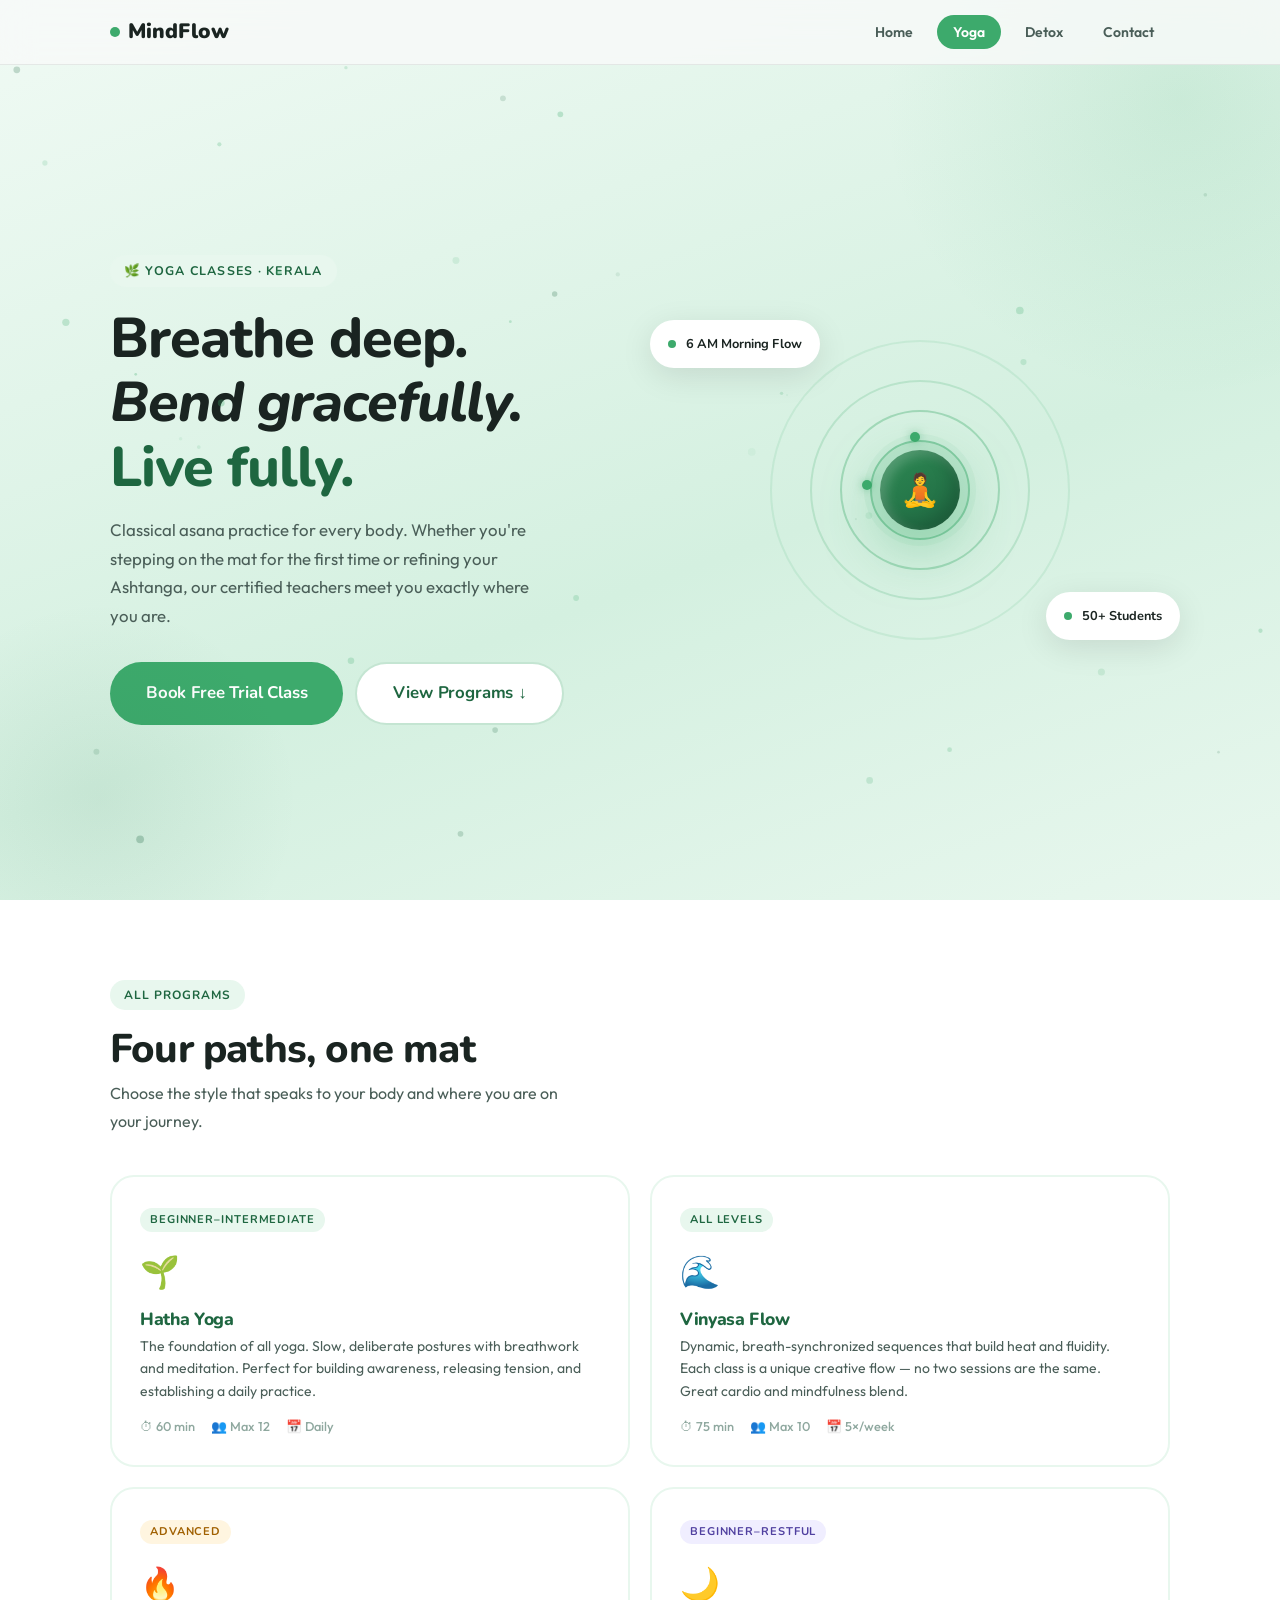
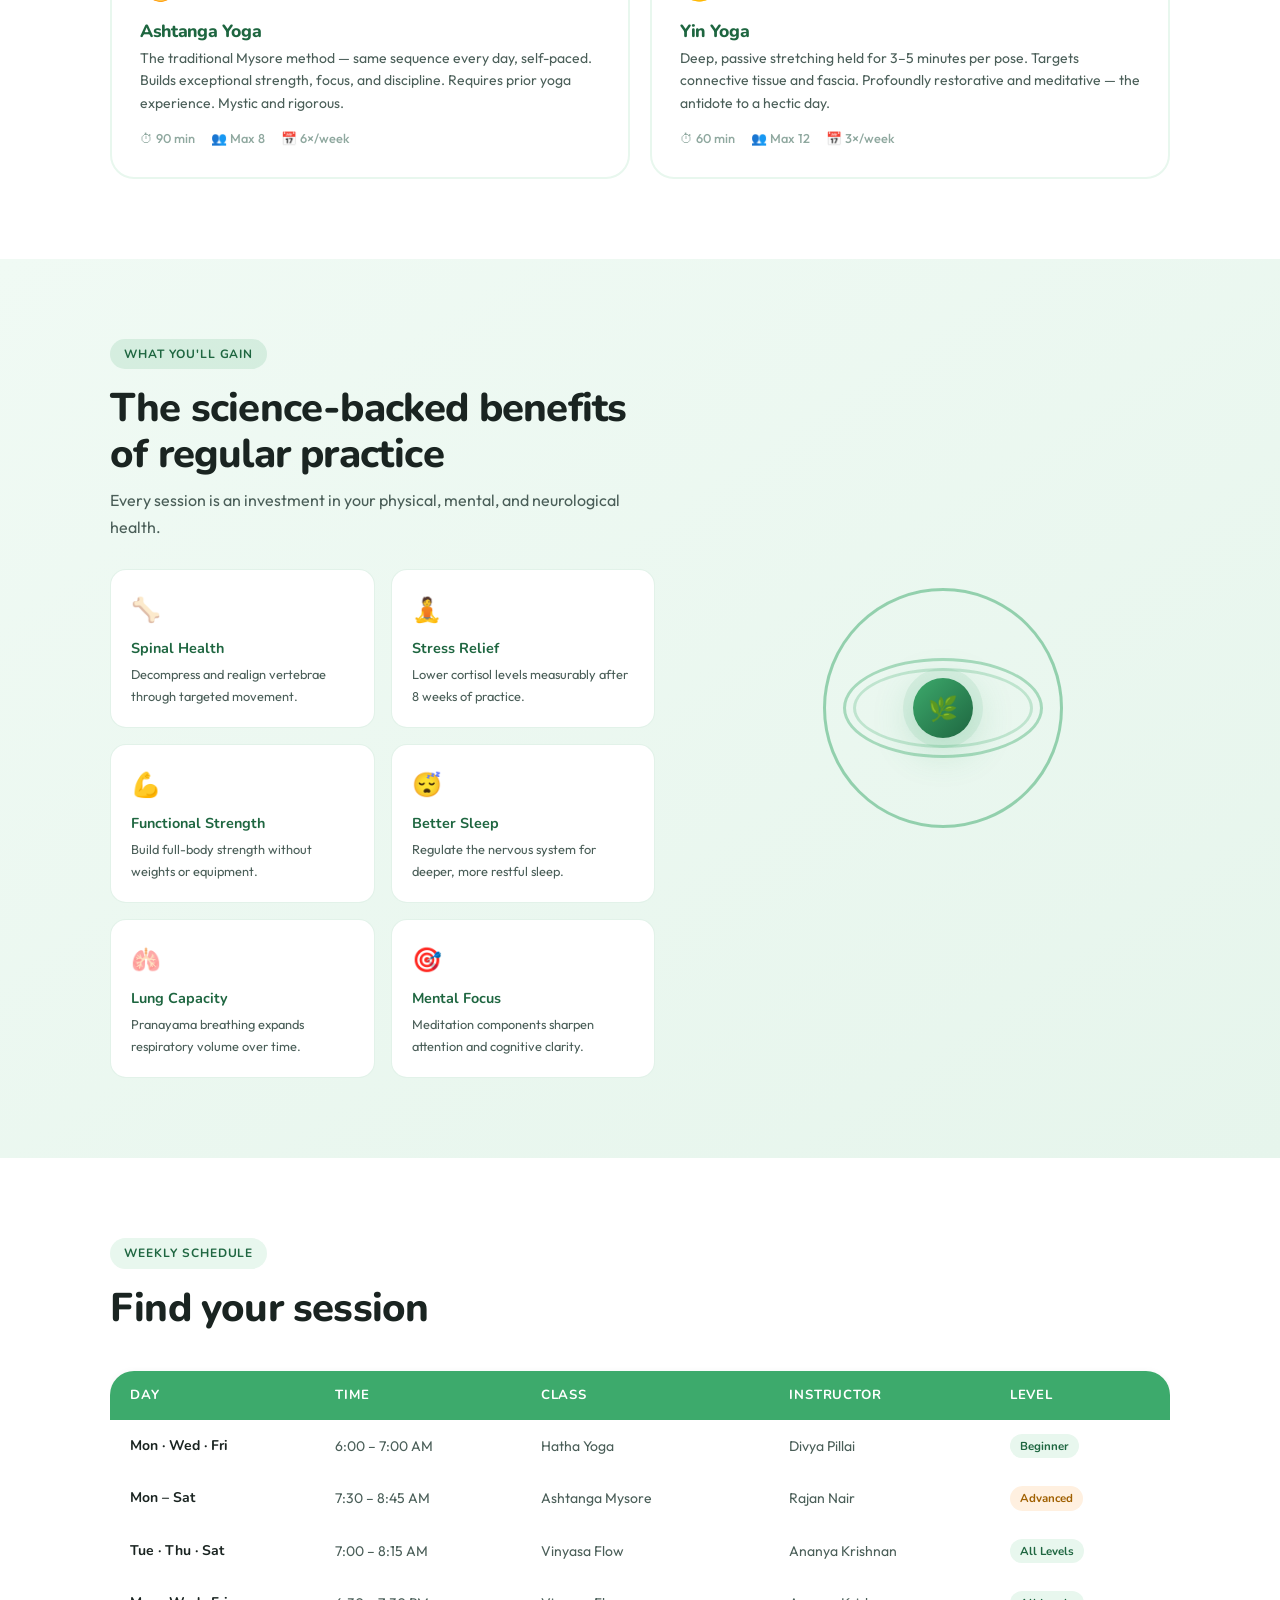
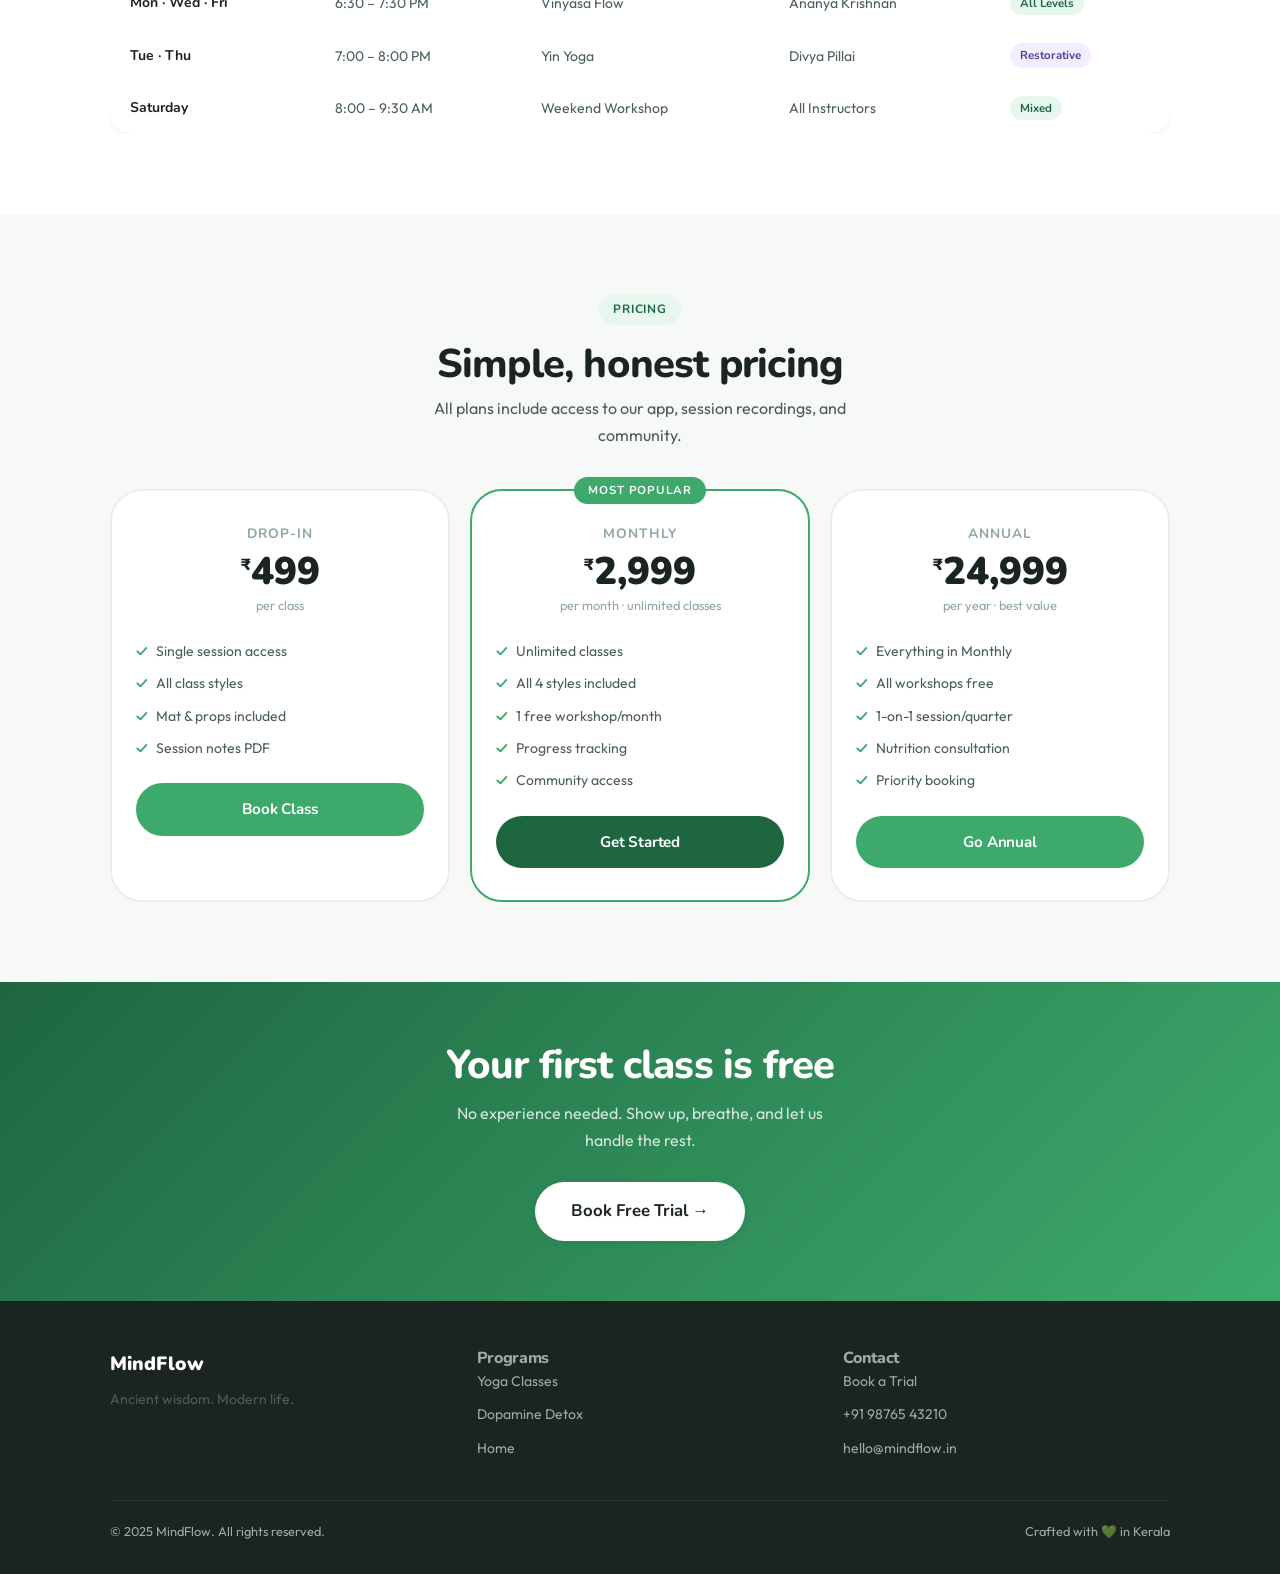
<file: yoga.html>
<!DOCTYPE html>
<html lang="en">
<head>
  <meta charset="UTF-8" />
  <meta name="viewport" content="width=device-width, initial-scale=1.0" />
  <title>Yoga Classes Palakkad — MindFlow Yoga Studio Kerala</title>
  <meta name="description" content="Expert yoga classes in Palakkad Hatha, Vinyasa, Ashtanga, and Yin Yoga for all levels. Small batch, certified instructors. Book your free class today." />
  <meta name="keywords" content="yoga classes Palakkad, hatha yoga Kerala, vinyasa yoga, yoga studio Kerala, yoga for beginners Trivandrum, online yoga classes" />
  <meta name="robots" content="index, follow" />
  <link rel="canonical" href="https://mindflow.in/yoga.html" />

  <meta property="og:type" content="website" />
  <meta property="og:title" content="Yoga Classes — MindFlow Palakkad" />
  <meta property="og:description" content="Ancient yoga wisdom, modern teaching. Hatha, Vinyasa, Ashtanga & Yin for all levels in Palakkad, Kerala." />
  <meta property="og:url" content="https://mindflow.in/yoga.html" />

  <script type="application/ld+json">
  {
    "@context": "https://schema.org",
    "@type": "Course",
    "name": "Yoga Classes at MindFlow",
    "description": "Expert-led yoga classes in Palakkad for all levels. Hatha, Vinyasa, Ashtanga and Yin Yoga.",
    "provider": {
      "@type": "Organization",
      "name": "MindFlow",
      "url": "https://mindflow.in"
    },
    "courseMode": "Blended",
    "hasCourseInstance": [
      { "@type": "CourseInstance", "name": "Hatha Yoga", "courseMode": "Onsite" },
      { "@type": "CourseInstance", "name": "Vinyasa Flow", "courseMode": "Onsite" },
      { "@type": "CourseInstance", "name": "Ashtanga Yoga", "courseMode": "Onsite" },
      { "@type": "CourseInstance", "name": "Yin Yoga", "courseMode": "Onsite" }
    ]
  }
  </script>

  <link rel="stylesheet" href="styles.css" />

  <style>
    /* ── Yoga page tokens ───────────────────────────── */
    :root {
      --g:     #3DAA6C;
      --g-lt:  #E8F7EE;
      --g-dk:  #1E6640;
      --g-mid: #2E8A54;
    }

    /* ── Nav yoga theme ─────────────────────────────── */
    .nav__logo-dot { background: var(--g); }
    .nav__links a.active { background: var(--g); color: var(--white); }
    .nav__mobile a.active { background: var(--g-lt); color: var(--g-dk); }

    /* ── Hero ────────────────────────────────────────── */
    .yoga-hero {
      min-height: 100svh;
      display: flex;
      align-items: center;
      padding-top: 80px;
      background: linear-gradient(160deg, #f0faf4 0%, #d4f0e0 60%, #e8f7ee 100%);
      position: relative;
      overflow: hidden;
    }

    .yoga-hero__decor {
      position: absolute;
      border-radius: 50%;
      pointer-events: none;
    }

    .yoga-hero__decor--1 {
      width: 600px; height: 600px;
      background: radial-gradient(circle, rgba(61,170,108,0.12) 0%, transparent 70%);
      top: -200px; right: -200px;
      animation: morphBlob 10s ease-in-out infinite;
    }

    .yoga-hero__decor--2 {
      width: 400px; height: 400px;
      background: radial-gradient(circle, rgba(30,102,64,0.08) 0%, transparent 70%);
      bottom: -100px; left: -100px;
      animation: morphBlob 14s ease-in-out infinite reverse;
    }

    .yoga-hero__inner {
      display: grid;
      grid-template-columns: 1fr 1fr;
      gap: 60px;
      align-items: center;
      padding: 60px 0;
    }

    .yoga-hero__tag {
      display: inline-flex;
      align-items: center;
      gap: 8px;
      background: var(--g-lt);
      color: var(--g-dk);
      font-family: var(--font-display);
      font-size: 0.78rem;
      font-weight: 700;
      text-transform: uppercase;
      letter-spacing: 0.1em;
      padding: 6px 14px;
      border-radius: var(--r-full);
      margin-bottom: 20px;
    }

    .yoga-hero__title em {
      font-style: normal;
      color: var(--g);
    }

    .yoga-hero__cta {
      display: flex;
      gap: 12px;
      flex-wrap: wrap;
      margin-top: 32px;
    }

    /* ── 3D Lotus / Mandala Visual ────────────────────── */
    .yoga-visual {
      position: relative;
      height: 460px;
      display: flex;
      align-items: center;
      justify-content: center;
    }

    .mandala {
      position: relative;
      width: 260px;
      height: 260px;
      display: flex;
      align-items: center;
      justify-content: center;
    }

    .mandala__ring {
      position: absolute;
      border-radius: 50%;
      border: 2px solid;
      top: 50%; left: 50%;
      transform-origin: center;
    }

    .mandala__ring--1 {
      width: 100px; height: 100px;
      margin: -50px 0 0 -50px;
      border-color: rgba(61,170,108,0.5);
      animation: orbitRing 4s linear infinite;
    }

    .mandala__ring--2 {
      width: 160px; height: 160px;
      margin: -80px 0 0 -80px;
      border-color: rgba(61,170,108,0.35);
      animation: orbitRing 7s linear infinite reverse;
    }

    .mandala__ring--3 {
      width: 220px; height: 220px;
      margin: -110px 0 0 -110px;
      border-color: rgba(61,170,108,0.2);
      animation: orbitRing 11s linear infinite;
    }

    .mandala__ring--4 {
      width: 300px; height: 300px;
      margin: -150px 0 0 -150px;
      border-color: rgba(61,170,108,0.12);
      animation: orbitRing 17s linear infinite reverse;
    }

    .mandala__core {
      width: 80px; height: 80px;
      border-radius: 50%;
      background: linear-gradient(145deg, var(--g-mid), var(--g-dk));
      box-shadow:
        0 0 0 8px rgba(61,170,108,0.12),
        0 0 0 16px rgba(61,170,108,0.06),
        0 20px 60px rgba(61,170,108,0.4),
        inset -8px -6px 16px rgba(0,0,0,0.15),
        inset 6px 5px 12px rgba(255,255,255,0.2);
      display: flex;
      align-items: center;
      justify-content: center;
      font-size: 2rem;
      animation: float 5s ease-in-out infinite;
      z-index: 2;
      position: relative;
    }

    /* petal dots on rings */
    .petal {
      position: absolute;
      width: 10px; height: 10px;
      border-radius: 50%;
      background: var(--g);
      box-shadow: 0 0 8px rgba(61,170,108,0.5);
      top: 50%; left: 50%;
      margin: -5px;
    }

    /* Floating shape panels near visual */
    .yoga-float {
      position: absolute;
      border-radius: var(--r-lg);
      background: var(--white);
      box-shadow: var(--shadow-md);
      padding: 14px 18px;
      display: flex;
      align-items: center;
      gap: 10px;
      font-family: var(--font-display);
      font-weight: 700;
      font-size: 0.8rem;
      color: var(--text-dark);
      white-space: nowrap;
      z-index: 3;
      animation: floatB ease-in-out infinite;
    }

    .yoga-float--1 { top: 60px; left: -20px; animation-duration: 4s; }
    .yoga-float--2 { bottom: 80px; right: -10px; animation-duration: 5.5s; animation-delay: 0.8s; }

    .yoga-float__dot {
      width: 8px; height: 8px;
      border-radius: 50%;
      background: var(--g);
      animation: pulse 2s ease-in-out infinite;
    }

    /* ── Programs ─────────────────────────────────────── */
    .programs-section { background: var(--white); }

    .program-grid {
      display: grid;
      grid-template-columns: repeat(2, 1fr);
      gap: 20px;
      margin-top: 40px;
    }

    .program-card {
      padding: 28px;
      border-radius: var(--r-lg);
      border: 2px solid var(--g-lt);
      background: var(--white);
      cursor: pointer;
      transition: transform 0.3s var(--ease), border-color 0.2s, box-shadow 0.3s;
      position: relative;
      overflow: hidden;
    }

    .program-card:hover {
      transform: translateY(-4px);
      border-color: var(--g);
      box-shadow: 0 8px 32px rgba(61,170,108,0.15);
    }

    .program-card::before {
      content: '';
      position: absolute;
      top: 0; left: 0; right: 0;
      height: 4px;
      background: var(--g);
      transform: scaleX(0);
      transform-origin: left;
      transition: transform 0.3s;
    }

    .program-card:hover::before { transform: scaleX(1); }

    .program-card__level {
      display: inline-block;
      font-family: var(--font-display);
      font-size: 0.7rem;
      font-weight: 700;
      text-transform: uppercase;
      letter-spacing: 0.08em;
      padding: 3px 10px;
      border-radius: var(--r-full);
      margin-bottom: 14px;
    }

    .program-card__icon { font-size: 2rem; margin-bottom: 12px; }
    .program-card__title { font-size: 1.1rem; margin-bottom: 6px; color: var(--g-dk); }
    .program-card__desc { font-size: 0.875rem; color: var(--text-mid); line-height: 1.6; margin-bottom: 14px; }

    .program-card__meta {
      display: flex;
      gap: 16px;
      font-size: 0.8rem;
      color: var(--text-light);
      font-weight: 500;
    }

    .program-card__meta span { display: flex; align-items: center; gap: 4px; }

    /* ── Benefits ─────────────────────────────────────── */
    .benefits-section {
      background: linear-gradient(145deg, #f0faf4, #e6f5ec);
    }

    .benefits-inner {
      display: grid;
      grid-template-columns: 1.2fr 1fr;
      gap: 60px;
      align-items: center;
    }

    .benefits-list {
      display: grid;
      grid-template-columns: 1fr 1fr;
      gap: 16px;
      margin-top: 28px;
    }

    .benefit-item {
      background: var(--white);
      border-radius: var(--r-md);
      padding: 20px;
      border: 1px solid rgba(61,170,108,0.15);
      transition: transform 0.3s var(--ease), box-shadow 0.3s;
    }

    .benefit-item:hover { transform: translateY(-3px); box-shadow: var(--shadow-md); }

    .benefit-item__icon {
      font-size: 1.5rem;
      margin-bottom: 8px;
    }

    .benefit-item__title {
      font-family: var(--font-display);
      font-size: 0.9rem;
      font-weight: 700;
      color: var(--g-dk);
      margin-bottom: 4px;
    }

    .benefit-item__desc { font-size: 0.8rem; color: var(--text-mid); }

    /* 3D rotating torus-like element */
    .torus-wrap {
      height: 340px;
      display: flex;
      align-items: center;
      justify-content: center;
      position: relative;
    }

    .torus-inner {
      position: relative;
      width: 240px;
      height: 240px;
    }

    .torus-layer {
      position: absolute;
      border-radius: 50%;
      border: 3px solid;
      top: 50%; left: 50%;
    }

    .torus-layer--a {
      width: 240px; height: 240px;
      margin: -120px 0 0 -120px;
      border-color: rgba(61,170,108,0.5);
      animation: orbitRing 5s linear infinite;
    }

    .torus-layer--b {
      width: 200px; height: 100px;
      margin: -50px 0 0 -100px;
      border-color: rgba(61,170,108,0.4);
      animation: orbitRing 3s linear infinite reverse;
    }

    .torus-layer--c {
      width: 180px; height: 80px;
      margin: -40px 0 0 -90px;
      border-color: rgba(61,170,108,0.25);
      animation: orbitRing 4s linear infinite;
      animation-delay: -1s;
    }

    .torus-center {
      position: absolute;
      top: 50%; left: 50%;
      width: 60px; height: 60px;
      border-radius: 50%;
      margin: -30px 0 0 -30px;
      background: linear-gradient(135deg, var(--g), var(--g-dk));
      box-shadow: 0 0 0 10px rgba(61,170,108,0.1), 0 10px 40px rgba(61,170,108,0.3);
      display: flex;
      align-items: center;
      justify-content: center;
      font-size: 1.5rem;
      animation: float 4s ease-in-out infinite;
    }

    /* ── Schedule ──────────────────────────────────────── */
    .schedule-section { background: var(--white); }

    .schedule-table {
      width: 100%;
      border-collapse: separate;
      border-spacing: 0;
      margin-top: 32px;
      border-radius: var(--r-lg);
      overflow: hidden;
      box-shadow: var(--shadow-sm);
    }

    .schedule-table thead th {
      background: var(--g);
      color: var(--white);
      font-family: var(--font-display);
      font-size: 0.825rem;
      font-weight: 700;
      text-transform: uppercase;
      letter-spacing: 0.06em;
      padding: 14px 20px;
      text-align: left;
    }

    .schedule-table tbody tr {
      border-bottom: 1px solid var(--border);
      transition: background 0.2s;
    }

    .schedule-table tbody tr:hover { background: var(--g-lt); }

    .schedule-table td {
      padding: 14px 20px;
      font-size: 0.875rem;
      color: var(--text-mid);
    }

    .schedule-table td:first-child {
      font-family: var(--font-display);
      font-weight: 700;
      color: var(--text-dark);
    }

    .sched-badge {
      display: inline-block;
      padding: 3px 10px;
      border-radius: var(--r-full);
      font-size: 0.72rem;
      font-weight: 700;
      font-family: var(--font-display);
    }

    /* ── Pricing ───────────────────────────────────────── */
    .pricing-section { background: var(--off-white); }

    .pricing-cards {
      display: grid;
      grid-template-columns: repeat(3, 1fr);
      gap: 20px;
      margin-top: 40px;
    }

    .pricing-card {
      background: var(--white);
      border-radius: var(--r-xl);
      padding: 32px 24px;
      border: 2px solid var(--border);
      text-align: center;
      transition: transform 0.3s var(--ease), box-shadow 0.3s, border-color 0.2s;
      position: relative;
    }

    .pricing-card:hover { transform: translateY(-6px); box-shadow: var(--shadow-md); }

    .pricing-card--popular {
      border-color: var(--g);
      transform: scale(1.03);
    }

    .pricing-card--popular:hover { transform: scale(1.03) translateY(-6px); }

    .pricing-popular-tag {
      position: absolute;
      top: -14px;
      left: 50%;
      transform: translateX(-50%);
      background: var(--g);
      color: var(--white);
      font-family: var(--font-display);
      font-size: 0.72rem;
      font-weight: 700;
      text-transform: uppercase;
      letter-spacing: 0.08em;
      padding: 4px 14px;
      border-radius: var(--r-full);
      white-space: nowrap;
    }

    .pricing-card__name {
      font-family: var(--font-display);
      font-size: 0.85rem;
      font-weight: 700;
      text-transform: uppercase;
      letter-spacing: 0.08em;
      color: var(--text-light);
      margin-bottom: 8px;
    }

    .pricing-card__price {
      font-family: var(--font-display);
      font-size: 2.4rem;
      font-weight: 900;
      color: var(--text-dark);
      line-height: 1;
      margin-bottom: 4px;
    }

    .pricing-card__price sup { font-size: 1rem; vertical-align: super; }
    .pricing-card__period { font-size: 0.8rem; color: var(--text-light); margin-bottom: 24px; }

    .pricing-card__features {
      list-style: none;
      display: flex;
      flex-direction: column;
      gap: 10px;
      margin-bottom: 24px;
      text-align: left;
    }

    .pricing-card__features li {
      display: flex;
      gap: 8px;
      font-size: 0.875rem;
      color: var(--text-mid);
    }

    .pricing-card__features li::before {
      content: '✓';
      color: var(--g);
      font-weight: 700;
      flex-shrink: 0;
    }

    .pricing-card .btn {
      width: 100%;
      background: var(--g);
      color: var(--white);
    }

    .pricing-card--popular .btn { background: var(--g-dk); }

    /* ── Responsive ──────────────────────────────────── */
    @media (max-width: 768px) {
      .yoga-hero__inner { grid-template-columns: 1fr; gap: 40px; }
      .yoga-visual { height: 280px; order: -1; }
      .program-grid { grid-template-columns: 1fr; }
      .benefits-inner { grid-template-columns: 1fr; }
      .benefits-list { grid-template-columns: 1fr 1fr; }
      .torus-wrap { height: 220px; order: -1; }
      .pricing-cards { grid-template-columns: 1fr; }
      .pricing-card--popular { transform: none; }
      .schedule-table { font-size: 0.8rem; }
      .schedule-table th, .schedule-table td { padding: 10px 12px; }
    }

    @media (max-width: 480px) {
      .benefits-list { grid-template-columns: 1fr; }
    }
  </style>
</head>
<body class="page-yoga">

<!-- ══ NAV ══════════════════════════════════════════════ -->
<nav class="nav" id="nav" aria-label="Main navigation">
  <div class="container">
    <div class="nav__inner">
      <a href="index.html" class="nav__logo" aria-label="MindFlow Home">
        <span class="nav__logo-dot" aria-hidden="true"></span>
        MindFlow
      </a>
      <ul class="nav__links" role="list">
        <li><a href="index.html">Home</a></li>
        <li><a href="yoga.html" class="active" aria-current="page">Yoga</a></li>
        <li><a href="dopamine-detox.html">Detox</a></li>
        <li><a href="index.html#contact">Contact</a></li>
      </ul>
      <button class="nav__menu-btn" id="menuBtn" aria-label="Toggle menu" aria-expanded="false">
        <svg width="22" height="22" viewBox="0 0 22 22" fill="none" aria-hidden="true">
          <rect y="4"  width="22" height="2.5" rx="1.25" fill="#4A5E58"/>
          <rect y="10" width="22" height="2.5" rx="1.25" fill="#4A5E58"/>
          <rect y="16" width="22" height="2.5" rx="1.25" fill="#4A5E58"/>
        </svg>
      </button>
    </div>
    <div class="nav__mobile" id="mobileMenu" role="navigation">
      <a href="index.html">Home</a>
      <a href="yoga.html" class="active">Yoga Classes</a>
      <a href="dopamine-detox.html">Dopamine Detox</a>
      <a href="index.html#contact">Contact</a>
    </div>
  </div>
</nav>

<!-- ══ HERO ══════════════════════════════════════════════ -->
<section class="yoga-hero" aria-labelledby="yoga-hero-heading">
  <div class="yoga-hero__decor yoga-hero__decor--1" aria-hidden="true"></div>
  <div class="yoga-hero__decor yoga-hero__decor--2" aria-hidden="true"></div>
  <div class="container">
    <div class="yoga-hero__inner">

      <div>
        <div class="yoga-hero__tag" aria-label="Yoga Classes in Palakkad">
          🌿 Yoga Classes · Kerala
        </div>
        <h1 id="yoga-hero-heading">
          Breathe deep.<br>
          <em>Bend gracefully.</em><br>
          <span style="color:var(--g-dk);">Live fully.</span>
        </h1>
        <p style="max-width:440px;margin-top:16px;font-size:1.05rem;">
          Classical asana practice for every body. Whether you're stepping on the
          mat for the first time or refining your Ashtanga, our certified teachers
          meet you exactly where you are.
        </p>
        <div class="yoga-hero__cta">
          <a href="index.html#contact" class="btn btn--lg" style="background:var(--g);color:#fff;">
            Book Free Trial Class
          </a>
          <a href="#programs" class="btn btn--lg" style="background:var(--white);color:var(--g-dk);border:2px solid rgba(61,170,108,0.3);">
            View Programs ↓
          </a>
        </div>
      </div>

      <div class="yoga-visual" aria-hidden="true">
        <div class="yoga-float yoga-float--1">
          <div class="yoga-float__dot"></div>
          6 AM Morning Flow
        </div>
        <div class="yoga-float yoga-float--2">
          <div class="yoga-float__dot"></div>
          50+ Students
        </div>
        <div class="mandala scene-3d">
          <div class="mandala__ring mandala__ring--1">
            <div class="petal" style="top:-5px;left:calc(50% - 5px);"></div>
            <div class="petal" style="bottom:-5px;left:calc(50% - 5px);"></div>
            <div class="petal" style="left:-5px;top:calc(50% - 5px);"></div>
            <div class="petal" style="right:-5px;top:calc(50% - 5px);"></div>
          </div>
          <div class="mandala__ring mandala__ring--2"></div>
          <div class="mandala__ring mandala__ring--3"></div>
          <div class="mandala__ring mandala__ring--4"></div>
          <div class="mandala__core">🧘</div>
        </div>
      </div>

    </div>
  </div>
</section>

<!-- ══ PROGRAMS ══════════════════════════════════════════ -->
<section class="section programs-section" id="programs" aria-labelledby="programs-heading">
  <div class="container">
    <div class="reveal">
      <p class="pill" style="background:var(--g-lt);color:var(--g-dk);">All Programs</p>
      <h2 id="programs-heading">Four paths, one mat</h2>
      <p style="max-width:480px;margin-top:8px;">Choose the style that speaks to your body and where you are on your journey.</p>
    </div>

    <div class="program-grid reveal-group">

      <div class="program-card">
        <div class="program-card__level" style="background:#e8f7ee;color:#1E6640;">Beginner–Intermediate</div>
        <div class="program-card__icon">🌱</div>
        <h3 class="program-card__title">Hatha Yoga</h3>
        <p class="program-card__desc">The foundation of all yoga. Slow, deliberate postures with breathwork and meditation. Perfect for building awareness, releasing tension, and establishing a daily practice.</p>
        <div class="program-card__meta">
          <span>⏱ 60 min</span>
          <span>👥 Max 12</span>
          <span>📅 Daily</span>
        </div>
      </div>

      <div class="program-card">
        <div class="program-card__level" style="background:#e8f7ee;color:#1E6640;">All Levels</div>
        <div class="program-card__icon">🌊</div>
        <h3 class="program-card__title">Vinyasa Flow</h3>
        <p class="program-card__desc">Dynamic, breath-synchronized sequences that build heat and fluidity. Each class is a unique creative flow — no two sessions are the same. Great cardio and mindfulness blend.</p>
        <div class="program-card__meta">
          <span>⏱ 75 min</span>
          <span>👥 Max 10</span>
          <span>📅 5×/week</span>
        </div>
      </div>

      <div class="program-card">
        <div class="program-card__level" style="background:#fff5e0;color:#a06000;">Advanced</div>
        <div class="program-card__icon">🔥</div>
        <h3 class="program-card__title">Ashtanga Yoga</h3>
        <p class="program-card__desc">The traditional Mysore method — same sequence every day, self-paced. Builds exceptional strength, focus, and discipline. Requires prior yoga experience. Mystic and rigorous.</p>
        <div class="program-card__meta">
          <span>⏱ 90 min</span>
          <span>👥 Max 8</span>
          <span>📅 6×/week</span>
        </div>
      </div>

      <div class="program-card">
        <div class="program-card__level" style="background:#f0eeff;color:#5040a0;">Beginner–Restful</div>
        <div class="program-card__icon">🌙</div>
        <h3 class="program-card__title">Yin Yoga</h3>
        <p class="program-card__desc">Deep, passive stretching held for 3–5 minutes per pose. Targets connective tissue and fascia. Profoundly restorative and meditative — the antidote to a hectic day.</p>
        <div class="program-card__meta">
          <span>⏱ 60 min</span>
          <span>👥 Max 12</span>
          <span>📅 3×/week</span>
        </div>
      </div>

    </div>
  </div>
</section>

<!-- ══ BENEFITS ══════════════════════════════════════════ -->
<section class="section benefits-section" aria-labelledby="benefits-heading">
  <div class="container">
    <div class="benefits-inner">

      <div class="reveal">
        <p class="pill" style="background:rgba(61,170,108,0.15);color:var(--g-dk);">What You'll Gain</p>
        <h2 id="benefits-heading">The science-backed benefits of regular practice</h2>
        <p style="margin-top:10px;">Every session is an investment in your physical, mental, and neurological health.</p>
        <div class="benefits-list">
          <div class="benefit-item">
            <div class="benefit-item__icon">🦴</div>
            <div class="benefit-item__title">Spinal Health</div>
            <p class="benefit-item__desc">Decompress and realign vertebrae through targeted movement.</p>
          </div>
          <div class="benefit-item">
            <div class="benefit-item__icon">🧘</div>
            <div class="benefit-item__title">Stress Relief</div>
            <p class="benefit-item__desc">Lower cortisol levels measurably after 8 weeks of practice.</p>
          </div>
          <div class="benefit-item">
            <div class="benefit-item__icon">💪</div>
            <div class="benefit-item__title">Functional Strength</div>
            <p class="benefit-item__desc">Build full-body strength without weights or equipment.</p>
          </div>
          <div class="benefit-item">
            <div class="benefit-item__icon">😴</div>
            <div class="benefit-item__title">Better Sleep</div>
            <p class="benefit-item__desc">Regulate the nervous system for deeper, more restful sleep.</p>
          </div>
          <div class="benefit-item">
            <div class="benefit-item__icon">🫁</div>
            <div class="benefit-item__title">Lung Capacity</div>
            <p class="benefit-item__desc">Pranayama breathing expands respiratory volume over time.</p>
          </div>
          <div class="benefit-item">
            <div class="benefit-item__icon">🎯</div>
            <div class="benefit-item__title">Mental Focus</div>
            <p class="benefit-item__desc">Meditation components sharpen attention and cognitive clarity.</p>
          </div>
        </div>
      </div>

      <div class="reveal">
        <div class="torus-wrap scene-3d" aria-hidden="true">
          <div class="torus-inner">
            <div class="torus-layer torus-layer--a"></div>
            <div class="torus-layer torus-layer--b"></div>
            <div class="torus-layer torus-layer--c"></div>
            <div class="torus-center">🌿</div>
          </div>
        </div>
      </div>

    </div>
  </div>
</section>

<!-- ══ SCHEDULE ══════════════════════════════════════════ -->
<section class="section schedule-section" id="schedule" aria-labelledby="schedule-heading">
  <div class="container">
    <div class="reveal">
      <p class="pill" style="background:var(--g-lt);color:var(--g-dk);">Weekly Schedule</p>
      <h2 id="schedule-heading">Find your session</h2>
    </div>
    <div class="reveal" style="overflow-x:auto;margin-top:8px;">
      <table class="schedule-table" role="table" aria-label="Weekly yoga class schedule">
        <thead>
          <tr>
            <th scope="col">Day</th>
            <th scope="col">Time</th>
            <th scope="col">Class</th>
            <th scope="col">Instructor</th>
            <th scope="col">Level</th>
          </tr>
        </thead>
        <tbody>
          <tr>
            <td>Mon · Wed · Fri</td>
            <td>6:00 – 7:00 AM</td>
            <td>Hatha Yoga</td>
            <td>Divya Pillai</td>
            <td><span class="sched-badge" style="background:#e8f7ee;color:#1E6640;">Beginner</span></td>
          </tr>
          <tr>
            <td>Mon – Sat</td>
            <td>7:30 – 8:45 AM</td>
            <td>Ashtanga Mysore</td>
            <td>Rajan Nair</td>
            <td><span class="sched-badge" style="background:#fff0e0;color:#a06000;">Advanced</span></td>
          </tr>
          <tr>
            <td>Tue · Thu · Sat</td>
            <td>7:00 – 8:15 AM</td>
            <td>Vinyasa Flow</td>
            <td>Ananya Krishnan</td>
            <td><span class="sched-badge" style="background:#e8f7ee;color:#1E6640;">All Levels</span></td>
          </tr>
          <tr>
            <td>Mon · Wed · Fri</td>
            <td>6:30 – 7:30 PM</td>
            <td>Vinyasa Flow</td>
            <td>Ananya Krishnan</td>
            <td><span class="sched-badge" style="background:#e8f7ee;color:#1E6640;">All Levels</span></td>
          </tr>
          <tr>
            <td>Tue · Thu</td>
            <td>7:00 – 8:00 PM</td>
            <td>Yin Yoga</td>
            <td>Divya Pillai</td>
            <td><span class="sched-badge" style="background:#f0eeff;color:#5040a0;">Restorative</span></td>
          </tr>
          <tr>
            <td>Saturday</td>
            <td>8:00 – 9:30 AM</td>
            <td>Weekend Workshop</td>
            <td>All Instructors</td>
            <td><span class="sched-badge" style="background:#e8f7ee;color:#1E6640;">Mixed</span></td>
          </tr>
        </tbody>
      </table>
    </div>
  </div>
</section>

<!-- ══ PRICING ═══════════════════════════════════════════ -->
<section class="section pricing-section" id="pricing" aria-labelledby="pricing-heading">
  <div class="container">
    <div class="reveal" style="text-align:center;">
      <p class="pill" style="background:var(--g-lt);color:var(--g-dk);">Pricing</p>
      <h2 id="pricing-heading">Simple, honest pricing</h2>
      <p style="max-width:440px;margin:8px auto 0;">All plans include access to our app, session recordings, and community.</p>
    </div>

    <div class="pricing-cards reveal-group">

      <div class="pricing-card">
        <div class="pricing-card__name">Drop-In</div>
        <div class="pricing-card__price"><sup>₹</sup>499</div>
        <div class="pricing-card__period">per class</div>
        <ul class="pricing-card__features">
          <li>Single session access</li>
          <li>All class styles</li>
          <li>Mat & props included</li>
          <li>Session notes PDF</li>
        </ul>
        <a href="index.html#contact" class="btn">Book Class</a>
      </div>

      <div class="pricing-card pricing-card--popular">
        <div class="pricing-popular-tag">Most Popular</div>
        <div class="pricing-card__name">Monthly</div>
        <div class="pricing-card__price"><sup>₹</sup>2,999</div>
        <div class="pricing-card__period">per month · unlimited classes</div>
        <ul class="pricing-card__features">
          <li>Unlimited classes</li>
          <li>All 4 styles included</li>
          <li>1 free workshop/month</li>
          <li>Progress tracking</li>
          <li>Community access</li>
        </ul>
        <a href="index.html#contact" class="btn">Get Started</a>
      </div>

      <div class="pricing-card">
        <div class="pricing-card__name">Annual</div>
        <div class="pricing-card__price"><sup>₹</sup>24,999</div>
        <div class="pricing-card__period">per year · best value</div>
        <ul class="pricing-card__features">
          <li>Everything in Monthly</li>
          <li>All workshops free</li>
          <li>1-on-1 session/quarter</li>
          <li>Nutrition consultation</li>
          <li>Priority booking</li>
        </ul>
        <a href="index.html#contact" class="btn">Go Annual</a>
      </div>

    </div>
  </div>
</section>

<!-- ══ CTA BANNER ════════════════════════════════════════ -->
<section style="background:linear-gradient(135deg,var(--g-dk),var(--g));padding:60px 0;" aria-labelledby="yoga-cta-heading">
  <div class="container" style="text-align:center;">
    <h2 id="yoga-cta-heading" style="color:#fff;margin-bottom:12px;">Your first class is free</h2>
    <p style="color:rgba(255,255,255,0.8);max-width:400px;margin:0 auto 28px;">No experience needed. Show up, breathe, and let us handle the rest.</p>
    <a href="index.html#contact" class="btn btn--lg btn--white">
      Book Free Trial →
    </a>
  </div>
</section>

<!-- ══ FOOTER ════════════════════════════════════════════ -->
<footer class="footer" aria-labelledby="yoga-footer-heading">
  <div class="container">
    <div class="footer__inner">
      <div>
        <div class="footer__brand" id="yoga-footer-heading">MindFlow</div>
        <p class="footer__tagline">Ancient wisdom. Modern life.</p>
      </div>
      <nav aria-label="Footer Programs">
        <h4>Programs</h4>
        <ul class="footer__links">
          <li><a href="yoga.html">Yoga Classes</a></li>
          <li><a href="dopamine-detox.html">Dopamine Detox</a></li>
          <li><a href="index.html">Home</a></li>
        </ul>
      </nav>
      <nav aria-label="Footer Contact">
        <h4>Contact</h4>
        <ul class="footer__links">
          <li><a href="index.html#contact">Book a Trial</a></li>
          <li><a href="tel:+919876543210">+91 98765 43210</a></li>
          <li><a href="mailto:hello@mindflow.in">hello@mindflow.in</a></li>
        </ul>
      </nav>
    </div>
    <div class="footer__bottom">
      <span>© 2025 MindFlow. All rights reserved.</span>
      <span>Crafted with 💚 in Kerala</span>
    </div>
  </div>
</footer>

<script src="main.js"></script>
</body>
</html>
</file>
<file: styles.css>
/* ============================================================
   MindFlow — Shared Stylesheet
   Design System: Material-inspired, Duolingo-clean, 3D animated
   ============================================================ */

@import url('https://fonts.googleapis.com/css2?family=Nunito:wght@400;600;700;800;900&family=Outfit:wght@300;400;500;600;700&display=swap');

/* ── Design Tokens ─────────────────────────────────────── */
:root {
  /* Neutral */
  --white:      #FFFFFF;
  --off-white:  #F7F9F8;
  --text-dark:  #1A2421;
  --text-mid:   #4A5E58;
  --text-light: #8FA89F;
  --border:     rgba(0,0,0,0.07);
  --shadow-sm:  0 2px 8px rgba(0,0,0,0.06);
  --shadow-md:  0 8px 32px rgba(0,0,0,0.10);
  --shadow-lg:  0 24px 64px rgba(0,0,0,0.12);

  /* Typography */
  --font-display: 'Nunito', sans-serif;
  --font-body:    'Outfit', sans-serif;

  /* Radius */
  --r-sm:  8px;
  --r-md:  16px;
  --r-lg:  24px;
  --r-xl:  32px;
  --r-full: 9999px;

  /* Transitions */
  --ease: cubic-bezier(0.34, 1.56, 0.64, 1);
  --ease-out: cubic-bezier(0.16, 1, 0.3, 1);
}

/* ── Reset ─────────────────────────────────────────────── */
*, *::before, *::after { box-sizing: border-box; margin: 0; padding: 0; }

html {
  scroll-behavior: smooth;
  -webkit-font-smoothing: antialiased;
}

body {
  font-family: var(--font-body);
  color: var(--text-dark);
  background: var(--off-white);
  overflow-x: hidden;
  line-height: 1.6;
}

/* ── Typography ────────────────────────────────────────── */
h1, h2, h3, h4 {
  font-family: var(--font-display);
  font-weight: 800;
  line-height: 1.15;
  letter-spacing: -0.02em;
}

h1 { font-size: clamp(2rem, 6vw, 3.5rem); }
h2 { font-size: clamp(1.5rem, 4vw, 2.5rem); }
h3 { font-size: clamp(1.1rem, 3vw, 1.5rem); }

p {
  font-family: var(--font-body);
  font-size: clamp(0.9rem, 2vw, 1rem);
  color: var(--text-mid);
  line-height: 1.7;
}

a { text-decoration: none; color: inherit; }

/* ── Layout Utilities ──────────────────────────────────── */
.container {
  width: 100%;
  max-width: 1100px;
  margin: 0 auto;
  padding: 0 20px;
}

.section {
  padding: 80px 0;
}

.section--sm { padding: 48px 0; }

/* ── Nav ────────────────────────────────────────────────── */
.nav {
  position: fixed;
  top: 0; left: 0; right: 0;
  z-index: 100;
  background: rgba(247, 249, 248, 0.85);
  backdrop-filter: blur(16px);
  -webkit-backdrop-filter: blur(16px);
  border-bottom: 1px solid var(--border);
  transition: box-shadow 0.3s;
}

.nav.scrolled { box-shadow: var(--shadow-md); }

.nav__inner {
  display: flex;
  align-items: center;
  justify-content: space-between;
  height: 64px;
}

.nav__logo {
  font-family: var(--font-display);
  font-weight: 900;
  font-size: 1.3rem;
  display: flex;
  align-items: center;
  gap: 8px;
}

.nav__logo-dot {
  width: 10px; height: 10px;
  border-radius: 50%;
  display: inline-block;
}

.nav__links {
  display: flex;
  gap: 8px;
  list-style: none;
}

.nav__links a {
  font-weight: 600;
  font-size: 0.875rem;
  padding: 8px 16px;
  border-radius: var(--r-full);
  transition: background 0.2s, color 0.2s;
  color: var(--text-mid);
}

.nav__links a:hover { background: rgba(0,0,0,0.05); color: var(--text-dark); }
.nav__links a.active { color: var(--white); }

.nav__menu-btn {
  display: none;
  background: none;
  border: none;
  cursor: pointer;
  padding: 8px;
  border-radius: var(--r-sm);
}

/* Mobile nav */
.nav__mobile {
  display: none;
  flex-direction: column;
  padding: 12px 20px 16px;
  gap: 4px;
  border-top: 1px solid var(--border);
}

.nav__mobile a {
  font-weight: 600;
  font-size: 0.95rem;
  padding: 12px 16px;
  border-radius: var(--r-md);
  color: var(--text-mid);
  transition: background 0.2s;
}

.nav__mobile a:hover { background: rgba(0,0,0,0.04); }
.nav__mobile a.active { color: var(--white); }

.nav__mobile.open { display: flex; }

@media (max-width: 640px) {
  .nav__links { display: none; }
  .nav__menu-btn { display: flex; }
}

/* ── Pill / Badge ───────────────────────────────────────── */
.pill {
  display: inline-flex;
  align-items: center;
  gap: 6px;
  font-family: var(--font-display);
  font-size: 0.75rem;
  font-weight: 700;
  letter-spacing: 0.08em;
  text-transform: uppercase;
  padding: 5px 14px;
  border-radius: var(--r-full);
  margin-bottom: 16px;
}

/* ── Buttons ────────────────────────────────────────────── */
.btn {
  display: inline-flex;
  align-items: center;
  justify-content: center;
  gap: 8px;
  font-family: var(--font-display);
  font-weight: 700;
  font-size: 0.95rem;
  padding: 14px 28px;
  border-radius: var(--r-full);
  border: none;
  cursor: pointer;
  transition: transform 0.2s var(--ease), box-shadow 0.2s;
  white-space: nowrap;
  letter-spacing: -0.01em;
}

.btn:hover { transform: translateY(-2px); box-shadow: var(--shadow-md); }
.btn:active { transform: translateY(0); }

.btn--white {
  background: var(--white);
  color: var(--text-dark);
  box-shadow: var(--shadow-sm);
}

.btn--outline {
  background: transparent;
  border: 2px solid rgba(255,255,255,0.6);
  color: var(--white);
}

.btn--outline:hover { background: rgba(255,255,255,0.15); }

.btn--lg { padding: 16px 36px; font-size: 1.05rem; }
.btn--icon { padding: 14px; border-radius: 50%; }

/* ── Card ───────────────────────────────────────────────── */
.card {
  background: var(--white);
  border-radius: var(--r-lg);
  padding: 28px;
  box-shadow: var(--shadow-sm);
  border: 1px solid var(--border);
  transition: transform 0.3s var(--ease), box-shadow 0.3s;
}

.card:hover {
  transform: translateY(-4px);
  box-shadow: var(--shadow-md);
}

/* ── 3D Scene Container ─────────────────────────────────── */
.scene-3d {
  perspective: 800px;
  perspective-origin: center center;
}

/* ── Floating animation ─────────────────────────────────── */
@keyframes float {
  0%, 100% { transform: translateY(0) rotate(0deg); }
  33%       { transform: translateY(-12px) rotate(1.5deg); }
  66%       { transform: translateY(-6px) rotate(-1deg); }
}

@keyframes floatB {
  0%, 100% { transform: translateY(0) rotate(0deg); }
  50%       { transform: translateY(-16px) rotate(-2deg); }
}

@keyframes spin3d {
  from { transform: rotateY(0deg); }
  to   { transform: rotateY(360deg); }
}

@keyframes spin3dX {
  from { transform: rotateX(0deg) rotateY(0deg); }
  to   { transform: rotateX(360deg) rotateY(120deg); }
}

@keyframes orbitRing {
  from { transform: rotateX(70deg) rotateZ(0deg); }
  to   { transform: rotateX(70deg) rotateZ(360deg); }
}

@keyframes pulse {
  0%, 100% { opacity: 0.6; transform: scale(1); }
  50%       { opacity: 1;   transform: scale(1.05); }
}

@keyframes slideUp {
  from { opacity: 0; transform: translateY(40px); }
  to   { opacity: 1; transform: translateY(0); }
}

@keyframes fadeIn {
  from { opacity: 0; }
  to   { opacity: 1; }
}

@keyframes morphBlob {
  0%  { border-radius: 60% 40% 30% 70% / 60% 30% 70% 40%; }
  50% { border-radius: 30% 60% 70% 40% / 50% 60% 30% 60%; }
  100%{ border-radius: 60% 40% 30% 70% / 60% 30% 70% 40%; }
}

/* ── Scroll-reveal base ─────────────────────────────────── */
.reveal {
  opacity: 0;
  transform: translateY(30px);
  transition: opacity 0.6s var(--ease-out), transform 0.6s var(--ease-out);
}

.reveal.visible {
  opacity: 1;
  transform: translateY(0);
}

/* stagger children */
.reveal-group > * {
  opacity: 0;
  transform: translateY(24px);
  transition: opacity 0.5s var(--ease-out), transform 0.5s var(--ease-out);
}

.reveal-group.visible > *:nth-child(1) { opacity:1; transform:none; transition-delay: 0s; }
.reveal-group.visible > *:nth-child(2) { opacity:1; transform:none; transition-delay: 0.08s; }
.reveal-group.visible > *:nth-child(3) { opacity:1; transform:none; transition-delay: 0.16s; }
.reveal-group.visible > *:nth-child(4) { opacity:1; transform:none; transition-delay: 0.24s; }
.reveal-group.visible > *:nth-child(5) { opacity:1; transform:none; transition-delay: 0.32s; }

/* ── Footer ─────────────────────────────────────────────── */
.footer {
  background: var(--text-dark);
  color: rgba(255,255,255,0.6);
  padding: 48px 0 32px;
}

.footer__inner {
  display: grid;
  grid-template-columns: 1fr 1fr 1fr;
  gap: 40px;
}

.footer__brand {
  font-family: var(--font-display);
  font-weight: 900;
  font-size: 1.2rem;
  color: var(--white);
  margin-bottom: 8px;
}

.footer__tagline { font-size: 0.875rem; }

.footer__col h4 {
  font-family: var(--font-display);
  font-size: 0.875rem;
  font-weight: 700;
  color: var(--white);
  margin-bottom: 12px;
  letter-spacing: 0.05em;
  text-transform: uppercase;
}

.footer__links { list-style: none; display: flex; flex-direction: column; gap: 8px; }
.footer__links a { font-size: 0.875rem; transition: color 0.2s; }
.footer__links a:hover { color: var(--white); }

.footer__bottom {
  margin-top: 40px;
  padding-top: 20px;
  border-top: 1px solid rgba(255,255,255,0.08);
  display: flex;
  justify-content: space-between;
  align-items: center;
  font-size: 0.8rem;
  flex-wrap: wrap;
  gap: 8px;
}

@media (max-width: 640px) {
  .footer__inner { grid-template-columns: 1fr; gap: 28px; }
  .footer__bottom { flex-direction: column; text-align: center; }
  .section { padding: 60px 0; }
}

/* ── Contact Form ────────────────────────────────────────── */
.form-group {
  display: flex;
  flex-direction: column;
  gap: 6px;
  margin-bottom: 20px;
}

.form-group label {
  font-family: var(--font-display);
  font-size: 0.85rem;
  font-weight: 700;
  color: var(--text-dark);
}

.form-group input,
.form-group textarea,
.form-group select {
  font-family: var(--font-body);
  font-size: 0.95rem;
  padding: 13px 16px;
  border: 2px solid var(--border);
  border-radius: var(--r-md);
  background: var(--white);
  color: var(--text-dark);
  outline: none;
  transition: border-color 0.2s, box-shadow 0.2s;
  width: 100%;
}

.form-group input:focus,
.form-group textarea:focus,
.form-group select:focus {
  border-color: currentColor;
  box-shadow: 0 0 0 3px rgba(0,0,0,0.06);
}

.form-group textarea { resize: vertical; min-height: 100px; }

/* ── Divider ────────────────────────────────────────────── */
.divider {
  height: 1px;
  background: var(--border);
  margin: 0;
}

/* ── Grid helpers ───────────────────────────────────────── */
.grid-2 {
  display: grid;
  grid-template-columns: 1fr 1fr;
  gap: 24px;
}

.grid-3 {
  display: grid;
  grid-template-columns: repeat(3, 1fr);
  gap: 24px;
}

@media (max-width: 768px) {
  .grid-2 { grid-template-columns: 1fr; }
  .grid-3 { grid-template-columns: 1fr 1fr; }
}

@media (max-width: 480px) {
  .grid-3 { grid-template-columns: 1fr; }
}

/* ── 3D Shapes (reusable) ───────────────────────────────── */
.shape-3d {
  position: absolute;
  border-radius: 50%;
  filter: blur(0px);
  pointer-events: none;
}

/* ── Tilt card JS helper ────────────────────────────────── */
.tilt-card {
  transform-style: preserve-3d;
  transition: transform 0.18s ease-out, box-shadow 0.18s;
  will-change: transform;
}

/* ensure inner elements lift in 3D space */
.tilt-card > * { transform-style: preserve-3d; }

/* ── Page transition overlay ────────────────────────────── */
.page-transition {
  position: fixed;
  inset: 0;
  z-index: 9999;
  pointer-events: none;
  background: var(--off-white);
  opacity: 0;
  transform: translateY(100%);
  transition: opacity 0.35s, transform 0s 0.35s;
}

.page-transition.leaving {
  opacity: 1;
  transform: translateY(0);
  transition: opacity 0.3s ease-in, transform 0s;
}

/* ── Particle canvas (hero bg) ──────────────────────────── */
#particle-canvas {
  position: absolute;
  inset: 0;
  width: 100%;
  height: 100%;
  pointer-events: none;
  z-index: 0;
  opacity: 0.55;
}

/* ── Cursor glow ────────────────────────────────────────── */
.cursor-glow {
  position: fixed;
  width: 320px;
  height: 320px;
  border-radius: 50%;
  pointer-events: none;
  z-index: 0;
  transform: translate(-50%, -50%);
  transition: opacity 0.3s;
  opacity: 0;
}

/* ── Scroll progress bar (top of page) ─────────────────── */
.scroll-progress {
  position: fixed;
  top: 0; left: 0;
  height: 3px;
  width: 0%;
  z-index: 200;
  border-radius: 0 2px 2px 0;
  transition: width 0.1s linear;
}

/* ── Back-to-top button ─────────────────────────────────── */
.back-to-top {
  position: fixed;
  bottom: 28px;
  right: 28px;
  width: 44px;
  height: 44px;
  border-radius: 50%;
  border: none;
  cursor: pointer;
  display: flex;
  align-items: center;
  justify-content: center;
  font-size: 1.1rem;
  box-shadow: var(--shadow-md);
  opacity: 0;
  transform: translateY(12px);
  transition: opacity 0.3s, transform 0.3s var(--ease);
  z-index: 50;
}

.back-to-top.visible {
  opacity: 1;
  transform: translateY(0);
}

.back-to-top:hover { transform: translateY(-3px); }

/* ── Tooltip ────────────────────────────────────────────── */
[data-tooltip] {
  position: relative;
}

[data-tooltip]::after {
  content: attr(data-tooltip);
  position: absolute;
  bottom: calc(100% + 8px);
  left: 50%;
  transform: translateX(-50%) translateY(4px);
  background: var(--text-dark);
  color: var(--white);
  font-family: var(--font-body);
  font-size: 0.75rem;
  font-weight: 500;
  padding: 5px 10px;
  border-radius: var(--r-sm);
  white-space: nowrap;
  opacity: 0;
  pointer-events: none;
  transition: opacity 0.2s, transform 0.2s;
}

[data-tooltip]:hover::after {
  opacity: 1;
  transform: translateX(-50%) translateY(0);
}

/* ── Number counter animation ───────────────────────────── */
.count-up {
  display: inline-block;
  font-variant-numeric: tabular-nums;
}

/* ── Glassmorphism utility ──────────────────────────────── */
.glass {
  background: rgba(255, 255, 255, 0.7);
  backdrop-filter: blur(12px);
  -webkit-backdrop-filter: blur(12px);
  border: 1px solid rgba(255, 255, 255, 0.5);
}

/* ── Reduced motion ─────────────────────────────────────── */
@media (prefers-reduced-motion: reduce) {
  *,
  *::before,
  *::after {
    animation-duration: 0.01ms !important;
    animation-iteration-count: 1 !important;
    transition-duration: 0.01ms !important;
  }
  .reveal, .reveal-group > * {
    opacity: 1 !important;
    transform: none !important;
  }
}
</file>
